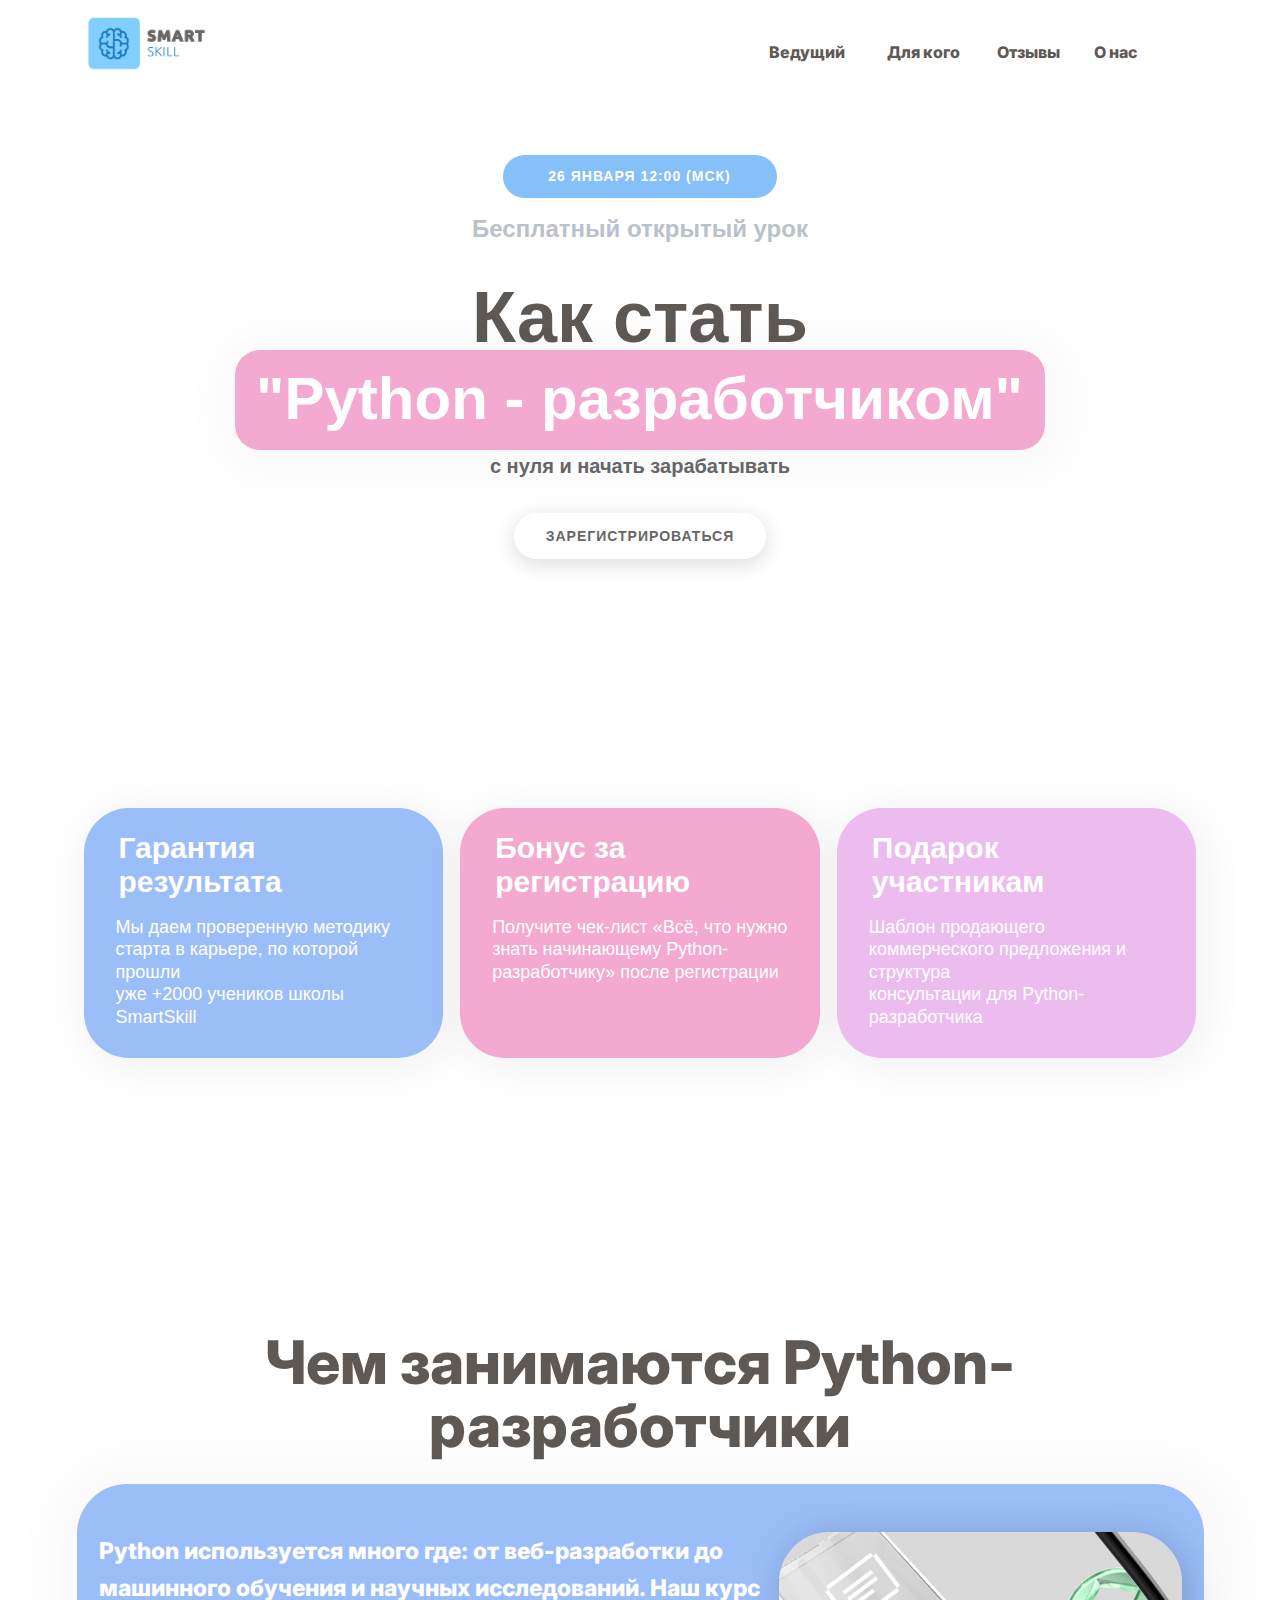
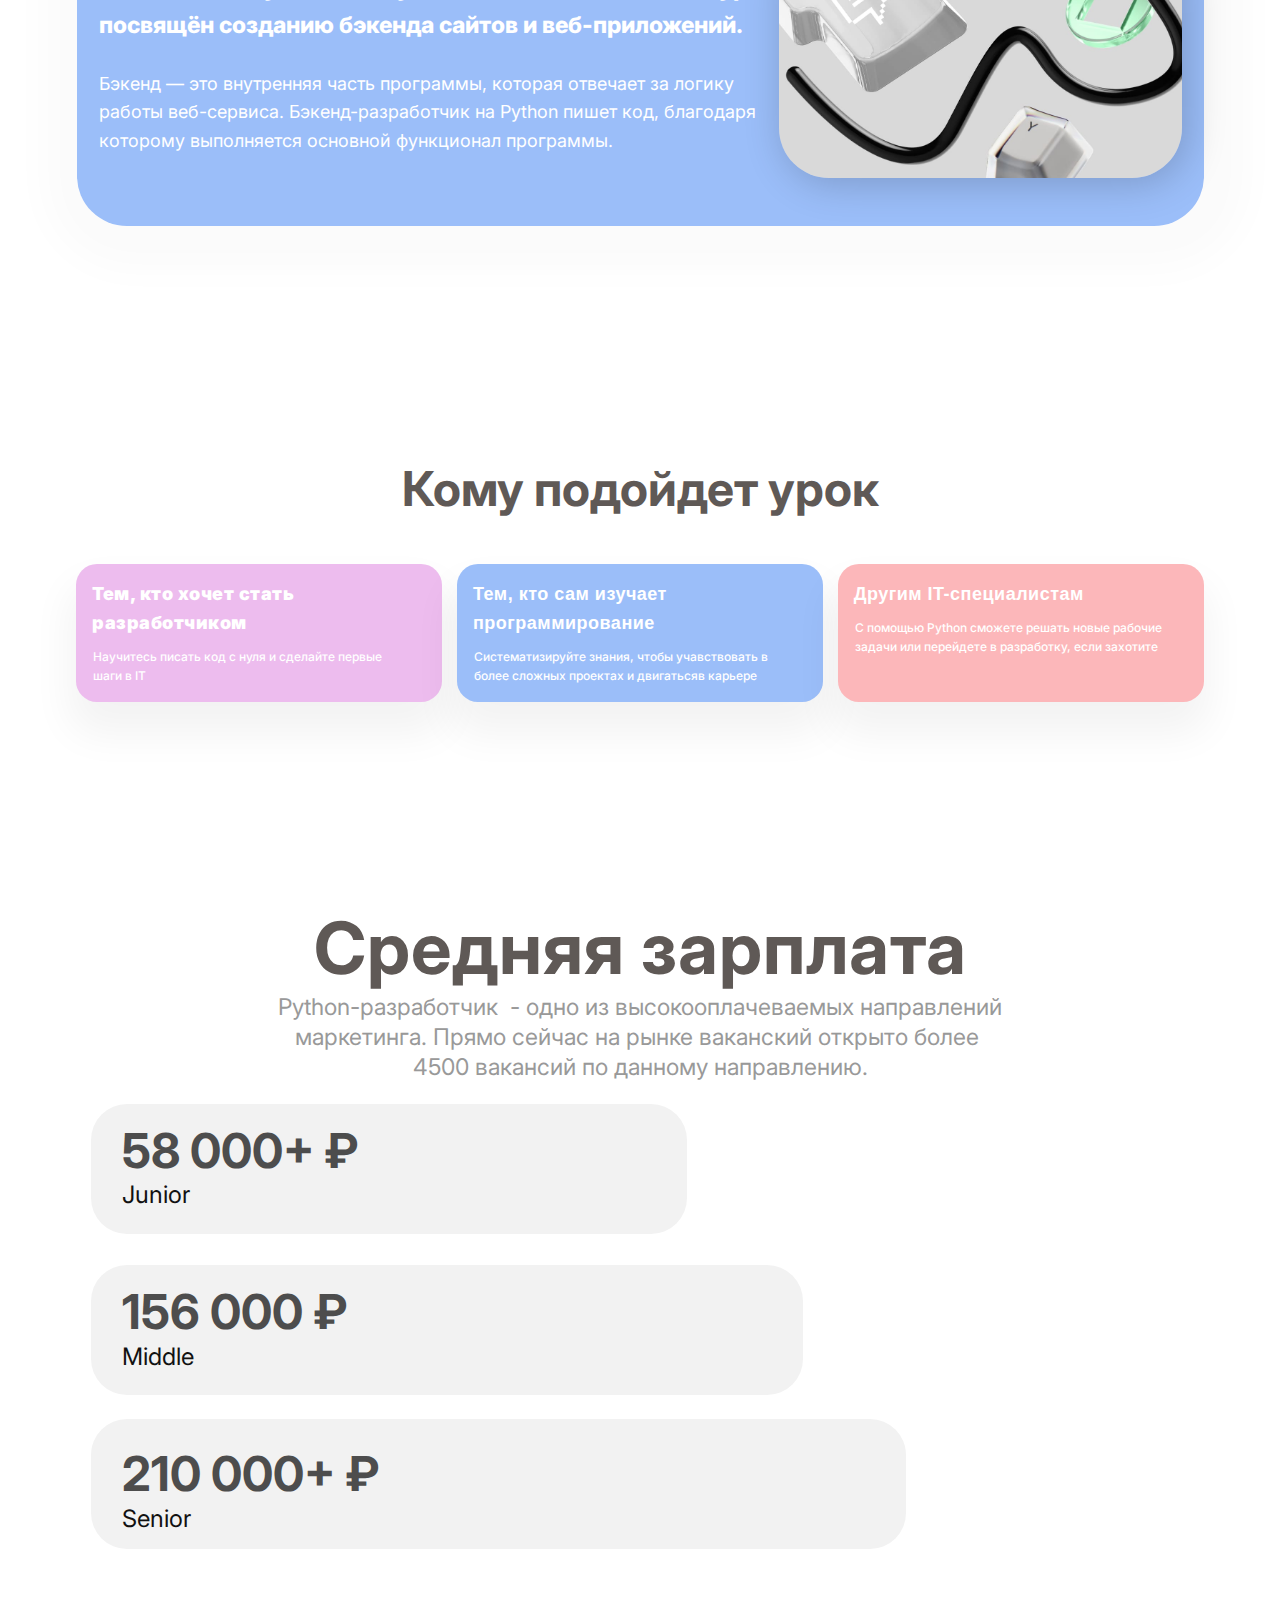
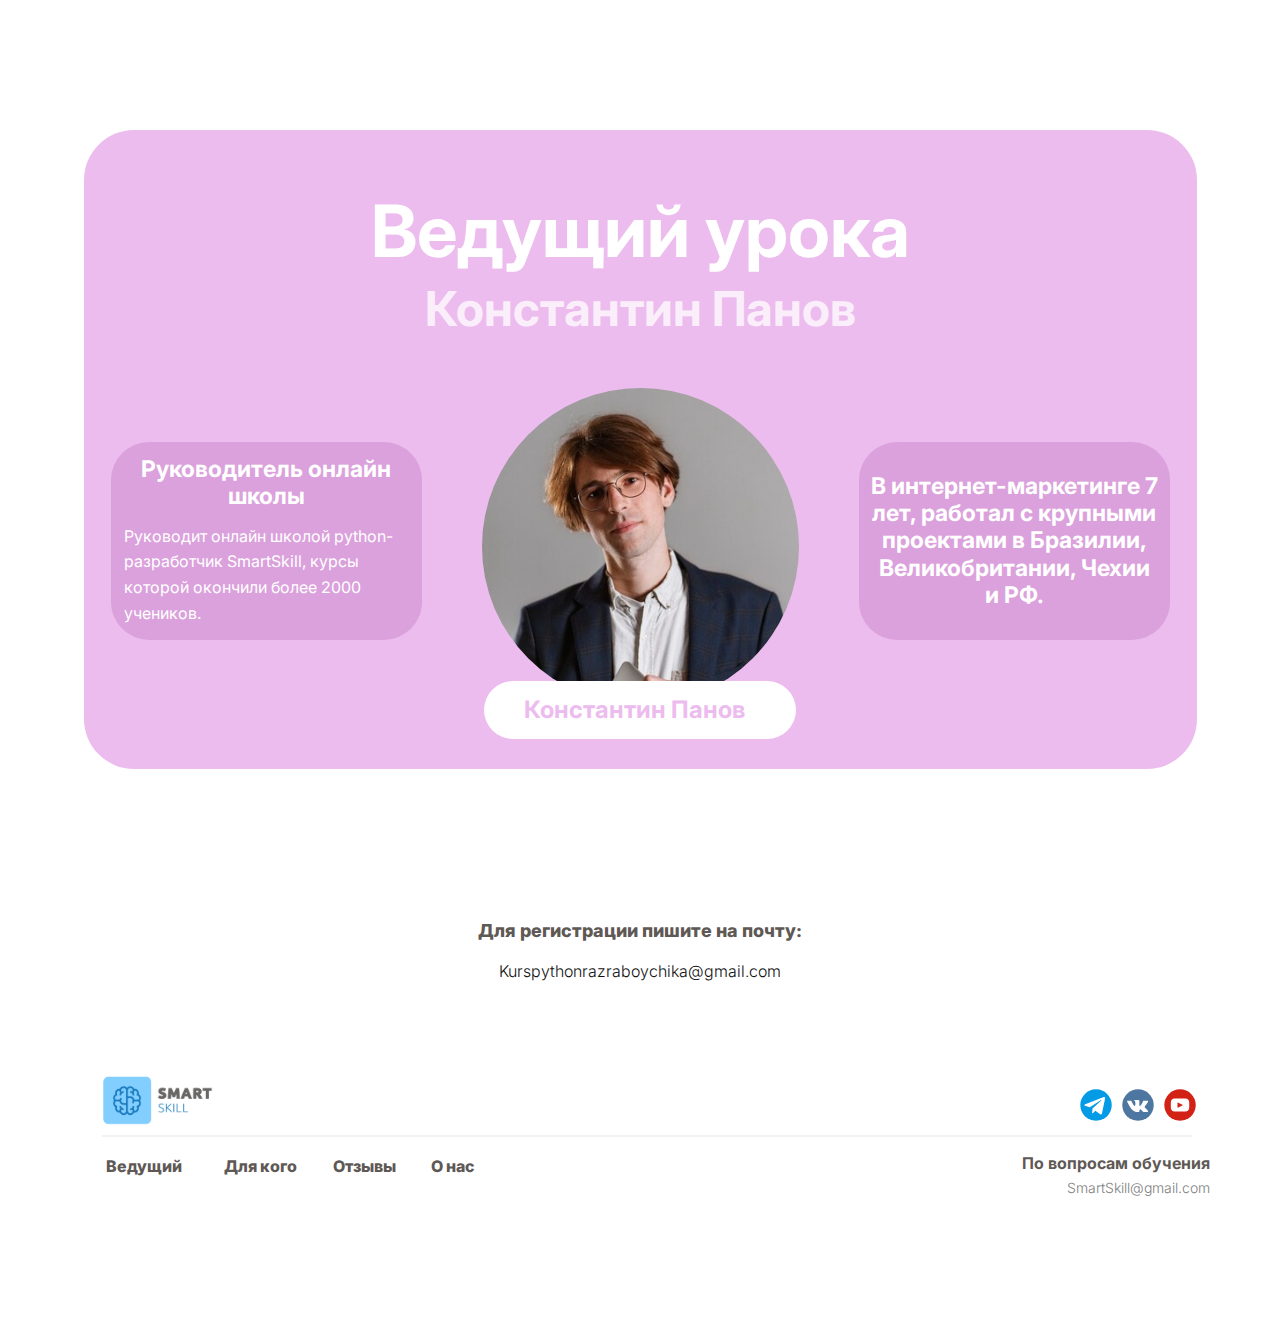
<file: index.html>
<!DOCTYPE html>
<html style="font-size: 16px;" lang="ru"><head>
    <meta name="viewport" content="width=device-width, initial-scale=1.0">
    <meta charset="utf-8">
    <meta name="keywords" content="Online School, ​Start learning from
the world’s best institutions, ​Pathways for your advancement, ​For every student,
every classroom.
Real results, ​Free Online Courses, Contact Us">
    <meta name="description" content="">
    <title>Главная</title>
    <link rel="stylesheet" href="nicepage.css" media="screen">
<link rel="stylesheet" href="Главная.css" media="screen">
    <script class="u-script" type="text/javascript" src="jquery.js" defer=""></script>
    <script class="u-script" type="text/javascript" src="nicepage.js" defer=""></script>
    <meta name="generator" content="Nicepage 6.2.1, nicepage.com">
    <link rel="icon" href="images/favicon1.png">
    <link id="u-theme-google-font" rel="stylesheet" href="https://fonts.googleapis.com/css?family=Montserrat:100,100i,200,200i,300,300i,400,400i,500,500i,600,600i,700,700i,800,800i,900,900i|Open+Sans:300,300i,400,400i,500,500i,600,600i,700,700i,800,800i">
    <link id="u-page-google-font" rel="stylesheet" href="https://fonts.googleapis.com/css?family=Inter:100,200,300,400,500,600,700,800,900">
    
    
    
    
    
    
    
    
    
    <script type="application/ld+json">{
		"@context": "http://schema.org",
		"@type": "Organization",
		"name": "SmartSkill",
		"logo": "images/2.png",
		"sameAs": [
				"https://t.me/umschool_official",
				"https://vk.com/umsch",
				"https://www.youtube.com/channel/UCggA5GaSPVyjsqomtwR5ufw"
		]
}</script>
    <meta name="theme-color" content="#e13690">
    <meta property="og:title" content="Главная">
    <meta property="og:description" content="">
    <meta property="og:type" content="website">
  <meta data-intl-tel-input-cdn-path="intlTelInput/"></head>
  <body data-home-page="Главная.html" data-home-page-title="Главная" data-path-to-root="./" data-include-products="false" class="u-body u-xl-mode" data-lang="ru"><header class="u-clearfix u-header u-sticky u-sticky-007f u-white u-header" id="sec-9b54" data-animation-name="" data-animation-duration="0" data-animation-delay="0" data-animation-direction=""><div class="u-clearfix u-sheet u-sheet-1">
        <a href="https://nicepage.com" class="u-image u-logo u-image-1" data-image-width="753" data-image-height="347">
          <img src="images/2.png" class="u-logo-image u-logo-image-1">
        </a>
        <div class="u-clearfix u-group-elements u-group-elements-1">
          <div class="u-clearfix u-group-elements u-group-elements-2">
            <p class="u-custom-font u-text u-text-custom-color-2 u-text-default u-text-1">
              <a class="u-border-none u-btn u-button-link u-button-style u-none u-text-custom-color-2 u-text-hover-custom-color-7 u-btn-1" href="Главная.html#sec-c81a">Ведущий<span style="font-weight: 700;">
                  <span style="font-weight: 400;">
                    <span style="font-weight: 700;"></span>
                  </span>
                </span>
              </a>
            </p>
            <p class="u-custom-font u-text u-text-custom-color-2 u-text-default u-text-2">
              <a class="u-active-none u-border-none u-btn u-button-link u-button-style u-hover-none u-none u-text-custom-color-2 u-text-hover-custom-color-7 u-btn-2" href="Главная.html#carousel_f1e0">Для кого</a>
            </p>
          </div>
          <a href="Отзывы.html" class="u-border-none u-btn u-button-style u-custom-font u-none u-text-custom-color-2 u-text-hover-custom-color-7 u-btn-3">Отзывы</a>
          <a href="О-нас.html" class="u-border-none u-btn u-button-style u-custom-font u-none u-text-custom-color-2 u-text-hover-custom-color-7 u-btn-4">О нас<br>
          </a>
        </div>
      </div></header>
    <section class="u-align-center u-clearfix u-white u-section-1" id="sec-712d">
      
      <div class="u-clearfix u-sheet u-sheet-1">
        <a href="https://nicepage.com/html5-template" class="u-border-none u-btn u-btn-round u-button-style u-custom-color-7 u-custom-font u-font-arial u-hover-custom-color-7 u-radius u-btn-1"> 26 января 12:00 (МСК​) </a>
        <p class="u-custom-font u-font-arial u-text u-text-palette-5-base u-text-1">Бесплатный открытый урок</p>
        <p class="u-custom-font u-font-arial u-text u-text-custom-color-2 u-text-2">Как стать</p>
        <a href="https://nicepage.com/website-design" class="u-border-none u-btn u-btn-round u-button-style u-custom-font u-hover-palette-1-light-2 u-palette-1-light-2 u-radius u-text-hover-white u-text-white u-btn-2">"Python - разработчиком"</a>
        <p class="u-custom-font u-font-arial u-text u-text-grey-60 u-text-3">с нуля и начать зарабатывать</p>
        <a href="Главная.html#sec-e637" class="u-border-2 u-border-hover-custom-color-7 u-border-white u-btn u-btn-round u-button-style u-custom-font u-font-arial u-hover-custom-color-7 u-none u-radius u-text-grey-60 u-text-hover-white u-btn-3">Зарегистрироваться</a>
      </div>
    </section>
    <section class="u-clearfix u-section-2" id="sec-a8a5">
      <div class="u-clearfix u-sheet u-valign-middle-xs u-sheet-1">
        <div class="u-expanded-width-sm u-expanded-width-xs u-list u-list-1">
          <div class="u-repeater u-repeater-1">
            <div class="u-container-style u-custom-item u-list-item u-palette-3-light-2 u-radius u-repeater-item u-shape-round u-list-item-1" data-animation-name="" data-animation-duration="0" data-animation-delay="0" data-animation-direction="">
              <div class="u-container-layout u-similar-container u-container-layout-1">
                <div class="u-clearfix u-group-elements u-group-elements-1">
                  <p class="u-custom-font u-custom-item u-font-arial u-text u-text-body-alt-color u-text-1">Гарантия результата</p>
                  <p class="u-align-left u-custom-font u-font-arial u-text u-text-body-alt-color u-text-2"> Мы даем проверенную методику <br>старта в карьере, по которой прошли <br>уже +2000 учеников школы SmartSkill
                  </p>
                </div>
              </div>
            </div>
            <div class="u-container-style u-custom-item u-list-item u-palette-1-light-2 u-radius u-repeater-item u-shape-round u-list-item-2" data-animation-name="" data-animation-duration="0" data-animation-delay="0" data-animation-direction="">
              <div class="u-container-layout u-similar-container u-container-layout-2">
                <div class="u-clearfix u-group-elements u-group-elements-2">
                  <p class="u-custom-font u-custom-item u-font-arial u-text u-text-white u-text-3">Бонус за регистрацию</p>
                  <p class="u-align-left u-custom-font u-font-arial u-text u-text-body-alt-color u-text-4"> Получите чек-лист «Всё, что нужно <br>знать начинающему Python-<br>разработчику» после регистрации
                  </p>
                </div>
              </div>
            </div>
            <div class="u-container-style u-custom-item u-list-item u-palette-4-light-2 u-radius u-repeater-item u-shape-round u-list-item-3" data-animation-name="" data-animation-duration="0" data-animation-delay="0" data-animation-direction="">
              <div class="u-container-layout u-similar-container u-container-layout-3">
                <div class="u-clearfix u-group-elements u-group-elements-3">
                  <p class="u-custom-font u-custom-item u-font-arial u-text u-text-body-alt-color u-text-5">Подарок участникам</p>
                  <p class="u-align-left u-custom-font u-font-arial u-text u-text-body-alt-color u-text-6"> Шаблон продающего коммерческого предложения и структура <br>консультации для ​​​Python-<br>разработчика
                  </p>
                </div>
              </div>
            </div>
          </div>
        </div>
      </div>
    </section>
    <section class="u-align-center u-clearfix u-section-3" id="sec-ab68">
      <div class="u-align-left u-clearfix u-sheet u-valign-middle-sm u-sheet-1">
        <p class="u-align-center u-custom-font u-text u-text-custom-color-2 u-text-1">Чем занимаются Python-разработчики</p>
        <div class="u-container-style u-expanded-width-lg u-expanded-width-md u-expanded-width-sm u-expanded-width-xs u-group u-palette-3-light-2 u-radius u-shape-round u-group-1">
          <div class="u-container-layout u-container-layout-1">
            <img class="u-image u-image-round u-radius u-image-1" src="images/imageText_whatDoing.jpg" alt="" data-image-width="1280" data-image-height="688">
            <p class="u-custom-font u-text u-text-body-alt-color u-text-2">Python используется много где: от веб-разработки до машинного обучения и научных исследований. Наш курс посвящён созданию бэкенда сайтов и веб-приложений.</p>
            <p class="u-custom-font u-text u-text-body-alt-color u-text-3">Бэкенд — это внутренняя часть программы, которая отвечает за логику работы веб-сервиса. Бэкенд-разработчик на Python пишет код, благодаря которому выполняется основной функционал программы.</p>
          </div>
        </div>
      </div>
    </section>
    <section class="u-align-center u-clearfix u-white u-section-4" id="carousel_f1e0">
      <div class="u-clearfix u-sheet u-sheet-1">
        <h2 class="u-align-center u-custom-font u-text u-text-custom-color-2 u-text-1"> Кому подойдет урок</h2>
        <div class="custom-expanded u-list u-list-1">
          <div class="u-repeater u-repeater-1">
            <div class="u-container-style u-list-item u-repeater-item u-shape-rectangle">
              <div class="u-container-layout u-similar-container u-container-layout-1">
                <div class="custom-expanded u-container-style u-custom-item u-group u-palette-4-light-2 u-radius u-shape-round u-group-1">
                  <div class="u-container-layout u-container-layout-2">
                    <p class="u-align-left u-custom-font u-text u-text-white u-text-2">Тем, кто хочет стать разработчиком</p>
                    <p class="u-align-left u-custom-font u-text u-text-white u-text-3">Научитесь писать код с нуля и сделайте первые шаги в IT</p>
                  </div>
                </div>
              </div>
            </div>
            <div class="u-container-style u-list-item u-repeater-item u-shape-rectangle">
              <div class="u-container-layout u-similar-container u-container-layout-3">
                <div class="custom-expanded u-container-style u-custom-item u-group u-palette-3-light-2 u-radius u-shape-round u-group-2">
                  <div class="u-container-layout u-container-layout-4">
                    <p class="u-align-left u-custom-font u-font-arial u-text u-text-white u-text-4">Тем, кто сам изучает программирование</p>
                    <p class="u-align-left u-custom-font u-text u-text-white u-text-5">Систематизируйте знания, чтобы учавствовать в более сложных проектах и двигатьсяв карьере</p>
                  </div>
                </div>
              </div>
            </div>
            <div class="u-container-style u-list-item u-repeater-item u-shape-rectangle">
              <div class="u-container-layout u-similar-container u-container-layout-5">
                <div class="custom-expanded u-container-style u-custom-item u-group u-palette-2-light-2 u-radius u-shape-round u-group-3">
                  <div class="u-container-layout u-container-layout-6">
                    <p class="u-align-left u-custom-font u-font-arial u-text u-text-white u-text-6">Другим IT-специалистам</p>
                    <p class="u-align-left u-custom-font u-text u-text-white u-text-7">С помощью Python сможете решать новые рабочие задачи или перейдете в разработку, если захотите</p>
                  </div>
                </div>
              </div>
            </div>
          </div>
        </div>
      </div>
    </section>
    <section class="u-clearfix u-section-5" id="sec-facb">
      <div class="u-clearfix u-sheet u-sheet-1">
        <p class="u-align-center u-custom-font u-text u-text-custom-color-2 u-text-1">Средняя зарплата</p>
        <p class="u-align-center u-custom-font u-text u-text-grey-40 u-text-2">Python-разработчик&nbsp;<span style="font-weight: 300;"></span> - одно из высокооплачеваемых направлений 
маркетинга. Прямо сейчас на рынке ваканский открыто более ​4500&nbsp;вакансий по данному направлению.
        </p>
        <div class="u-clearfix u-group-elements u-group-elements-1">
          <div class="u-clearfix u-expanded-width-sm u-expanded-width-xs u-group-elements u-group-elements-2">
            <div class="u-grey-5 u-radius u-shape u-shape-round u-shape-1"></div>
            <div class="u-grey-5 u-radius u-shape u-shape-round u-shape-2"></div>
            <div class="custom-expanded u-expanded-width-lg u-expanded-width-sm u-expanded-width-xl u-grey-5 u-radius u-shape u-shape-round u-shape-3"></div>
          </div>
          <p class="u-custom-font u-text u-text-grey-70 u-text-3">58 000+ ₽</p>
          <p class="u-custom-font u-text u-text-default-lg u-text-default-xl u-text-4"> Ju​​nior</p>
          <p class="u-custom-font u-text u-text-default u-text-grey-70 u-text-5"> 156 000 ₽</p>
          <p class="u-custom-font u-text u-text-default u-text-6">Middle</p>
          <p class="u-custom-font u-text u-text-default u-text-grey-70 u-text-7">210 000<span style="font-weight: 700;"></span>+ ₽
          </p>
          <p class="u-custom-font u-text u-text-default u-text-8">Senior</p>
        </div>
      </div>
    </section>
    <section class="u-clearfix u-section-6" id="sec-c81a">
      <div class="u-clearfix u-sheet u-valign-middle-md u-valign-middle-sm u-sheet-1">
        <div class="u-container-style u-expanded-width-md u-expanded-width-sm u-expanded-width-xs u-group u-palette-4-light-2 u-radius u-shape-round u-group-1">
          <div class="u-container-layout u-valign-bottom-lg u-valign-bottom-md u-container-layout-1">
            <p class="u-custom-font u-text u-text-body-alt-color u-text-default u-text-1">Ведущий урока</p>
            <p class="u-custom-font u-text u-text-default u-text-palette-4-light-3 u-text-2">Константин Панов </p>
            <div class="u-image u-image-circle u-image-1" alt="" data-image-width="360" data-image-height="540"></div>
            <div class="u-container-style u-group u-radius u-shape-round u-white u-group-2">
              <div class="u-container-layout u-valign-middle-lg u-valign-middle-md u-valign-middle-xl u-container-layout-2">
                <p class="u-custom-font u-text u-text-palette-4-light-2 u-text-3">Константин Па​нов </p>
              </div>
            </div>
            <div class="u-container-style u-custom-color-10 u-group u-opacity u-opacity-85 u-radius u-shape-round u-group-3">
              <div class="u-container-layout u-valign-middle-lg u-valign-middle-md u-valign-middle-sm u-valign-middle-xl u-container-layout-3">
                <p class="u-align-center u-custom-font u-text u-text-4">Руководитель онлайн школы</p>
                <p class="u-custom-font u-text u-text-5">Руководит онлайн школой python-разработчик SmartSkill, курсы которой окончили более 2000 учеников.</p>
              </div>
            </div>
            <div class="u-container-style u-custom-color-10 u-group u-opacity u-opacity-85 u-radius u-shape-round u-group-4">
              <div class="u-container-layout u-valign-middle-lg u-valign-middle-md u-valign-middle-xl u-valign-middle-xs u-container-layout-4">
                <p class="u-align-center u-custom-font u-text u-text-6"> В интернет-маркетинге 7 лет, работал с крупными проекта​ми в Бразилии, Великобритании, Чехии и РФ.</p>
              </div>
            </div>
          </div>
        </div>
      </div>
    </section>
    <section class="u-clearfix u-section-7" id="sec-e637">
      <div class="u-clearfix u-sheet u-sheet-1">
        <p class="u-custom-font u-text u-text-custom-color-2 u-text-default u-text-1">Для регистрации пишите на почту:</p>
        <p class="u-custom-font u-text u-text-default u-text-2">Kurspythonrazraboychika@gmail.com</p>
      </div>
    </section>
    
    
    
    <footer class="u-clearfix u-footer u-white" id="sec-f416"><div class="u-clearfix u-sheet u-sheet-1">
        <a href="https://nicepage.com" class="u-image u-logo u-image-1" data-image-width="753" data-image-height="347">
          <img src="images/2.png" class="u-logo-image u-logo-image-1">
        </a>
        <div class="u-social-icons u-spacing-10 u-social-icons-1">
          <a class="u-social-url" target="_blank" data-type="Telegram" title="Telegram" href="https://t.me/umschool_official"><span class="u-icon u-social-icon u-social-telegram u-icon-1"><svg class="u-svg-link" preserveAspectRatio="xMidYMin slice" viewBox="0 0 112 112" style=""><use xmlns:xlink="http://www.w3.org/1999/xlink" xlink:href="#svg-8627"></use></svg><svg class="u-svg-content" viewBox="0 0 112 112" x="0" y="0" id="svg-8627"><circle fill="currentColor" cx="56.1" cy="56.1" r="55"></circle><path fill="#FFFFFF" d="M18.4,53.2l64.7-24.9c3-1.1,5.6,0.7,4.7,5.3l0,0l-11,51.8c-0.8,3.7-3,4.6-6.1,2.8L53.9,75.8l-8.1,7.8
	c-0.9,0.9-1.7,1.6-3.4,1.6l1.2-17l31.1-28c1.4-1.2-0.3-1.9-2.1-0.7L34.2,63.7l-16.6-5.2C14,57.4,14,54.9,18.4,53.2L18.4,53.2z"></path></svg></span>
          </a>
          <a class="u-social-url" target="_blank" data-type="VK" title="VK" href="https://vk.com/umsch"><span class="u-icon u-social-icon u-social-vk u-icon-2"><svg class="u-svg-link" preserveAspectRatio="xMidYMin slice" viewBox="0 0 112 112" style=""><use xmlns:xlink="http://www.w3.org/1999/xlink" xlink:href="#svg-7c29"></use></svg><svg class="u-svg-content" viewBox="0 0 112 112" x="0" y="0" id="svg-7c29"><circle fill="currentColor" class="st0" cx="56.1" cy="56.1" r="55"></circle><path fill="#FFFFFF" d="M88.2,80.7l-9.8,0.1c0,0-2.1,0.4-4.9-1.5c-3.7-2.5-7.2-9.1-9.9-8.2C60.9,72,61,77.9,61,77.9s0,1.3-0.6,1.9
      c-0.7,0.7-2,0.9-2,0.9H54c0,0-9.7,0.6-18.3-8.3c-9.3-9.7-17.6-29-17.6-29s-0.5-1.3,0-1.9c0.6-0.7,2.2-0.7,2.2-0.7l10.5-0.1
      c0,0,1,0.2,1.7,0.7c0.6,0.4,0.9,1.2,0.9,1.2s1.7,4.3,4,8.2c4.4,7.6,6.4,9.3,7.9,8.4c2.2-1.2,1.5-10.7,1.5-10.7s0-3.5-1.1-5
      c-0.9-1.2-2.5-1.5-3.3-1.6c-0.6-0.1,0.4-1.5,1.6-2.1c1.9-0.9,5.2-1,9.2-0.9c3.1,0,4,0.2,5.2,0.5c3.6,0.9,2.4,4.3,2.4,12.4
      c0,2.6-0.5,6.3,1.4,7.5c0.8,0.5,2.8,0.1,7.7-8.3c2.3-4,4.1-8.6,4.1-8.6s0.4-0.8,1-1.2s1.4-0.3,1.4-0.3l11.1-0.1c0,0,3.3-0.4,3.9,1.1
      c0.6,1.6-1.2,5.3-5.8,11.3c-7.4,9.9-8.3,9-2.1,14.7c5.9,5.5,7.1,8.1,7.3,8.5C93.4,80.4,88.2,80.7,88.2,80.7z"></path></svg></span>
          </a>
          <a class="u-social-url" target="_blank" data-type="YouTube" title="YouTube" href="https://www.youtube.com/channel/UCggA5GaSPVyjsqomtwR5ufw"><span class="u-icon u-social-icon u-social-youtube u-icon-3"><svg class="u-svg-link" preserveAspectRatio="xMidYMin slice" viewBox="0 0 112 112" style=""><use xmlns:xlink="http://www.w3.org/1999/xlink" xlink:href="#svg-97e9"></use></svg><svg class="u-svg-content" viewBox="0 0 112 112" x="0" y="0" id="svg-97e9"><circle fill="currentColor" cx="56.1" cy="56.1" r="55"></circle><path fill="#FFFFFF" d="M74.9,33.3H37.3c-7.4,0-13.4,6-13.4,13.4v18.8c0,7.4,6,13.4,13.4,13.4h37.6c7.4,0,13.4-6,13.4-13.4V46.7 C88.3,39.3,82.3,33.3,74.9,33.3L74.9,33.3z M65.9,57l-17.6,8.4c-0.5,0.2-1-0.1-1-0.6V47.5c0-0.5,0.6-0.9,1-0.6l17.6,8.9 C66.4,56,66.4,56.8,65.9,57L65.9,57z"></path></svg></span>
          </a>
        </div>
        <div class="u-border-2 u-border-grey-5 u-line u-line-horizontal u-line-1"></div>
        <p class="u-custom-font u-text u-text-custom-color-2 u-text-default u-text-1">По вопросам​ обучения</p>
        <div class="u-clearfix u-group-elements u-group-elements-1">
          <div class="u-clearfix u-expanded-width-xs u-group-elements u-group-elements-2">
            <p class="u-custom-font u-text u-text-custom-color-2 u-text-default u-text-2">
              <a class="u-border-none u-btn u-button-link u-button-style u-none u-text-custom-color-2 u-text-hover-custom-color-7 u-btn-1" href="Главная.html#sec-c81a">Ведущий<span style="font-weight: 700;">
                  <span style="font-weight: 400;">
                    <span style="font-weight: 700;"></span>
                  </span>
                </span>
              </a>
            </p>
            <p class="u-custom-font u-text u-text-custom-color-2 u-text-default u-text-3">
              <a class="u-active-none u-border-none u-btn u-button-link u-button-style u-hover-none u-none u-text-custom-color-2 u-text-hover-custom-color-7 u-btn-2" href="Главная.html#carousel_f1e0">Для кого</a>
            </p>
          </div>
          <a href="Отзывы.html" class="u-border-none u-btn u-button-style u-custom-font u-none u-text-custom-color-2 u-text-hover-custom-color-7 u-btn-3">Отзывы</a>
          <a href="О-нас.html" class="u-border-none u-btn u-button-style u-custom-font u-none u-text-custom-color-2 u-text-hover-custom-color-7 u-btn-4">О нас<br>
          </a>
        </div>
        <p class="u-custom-font u-text u-text-default u-text-grey-50 u-text-4">SmartSkill@gmail.com</p>
      </div></footer>
  
</body></html>
</file>
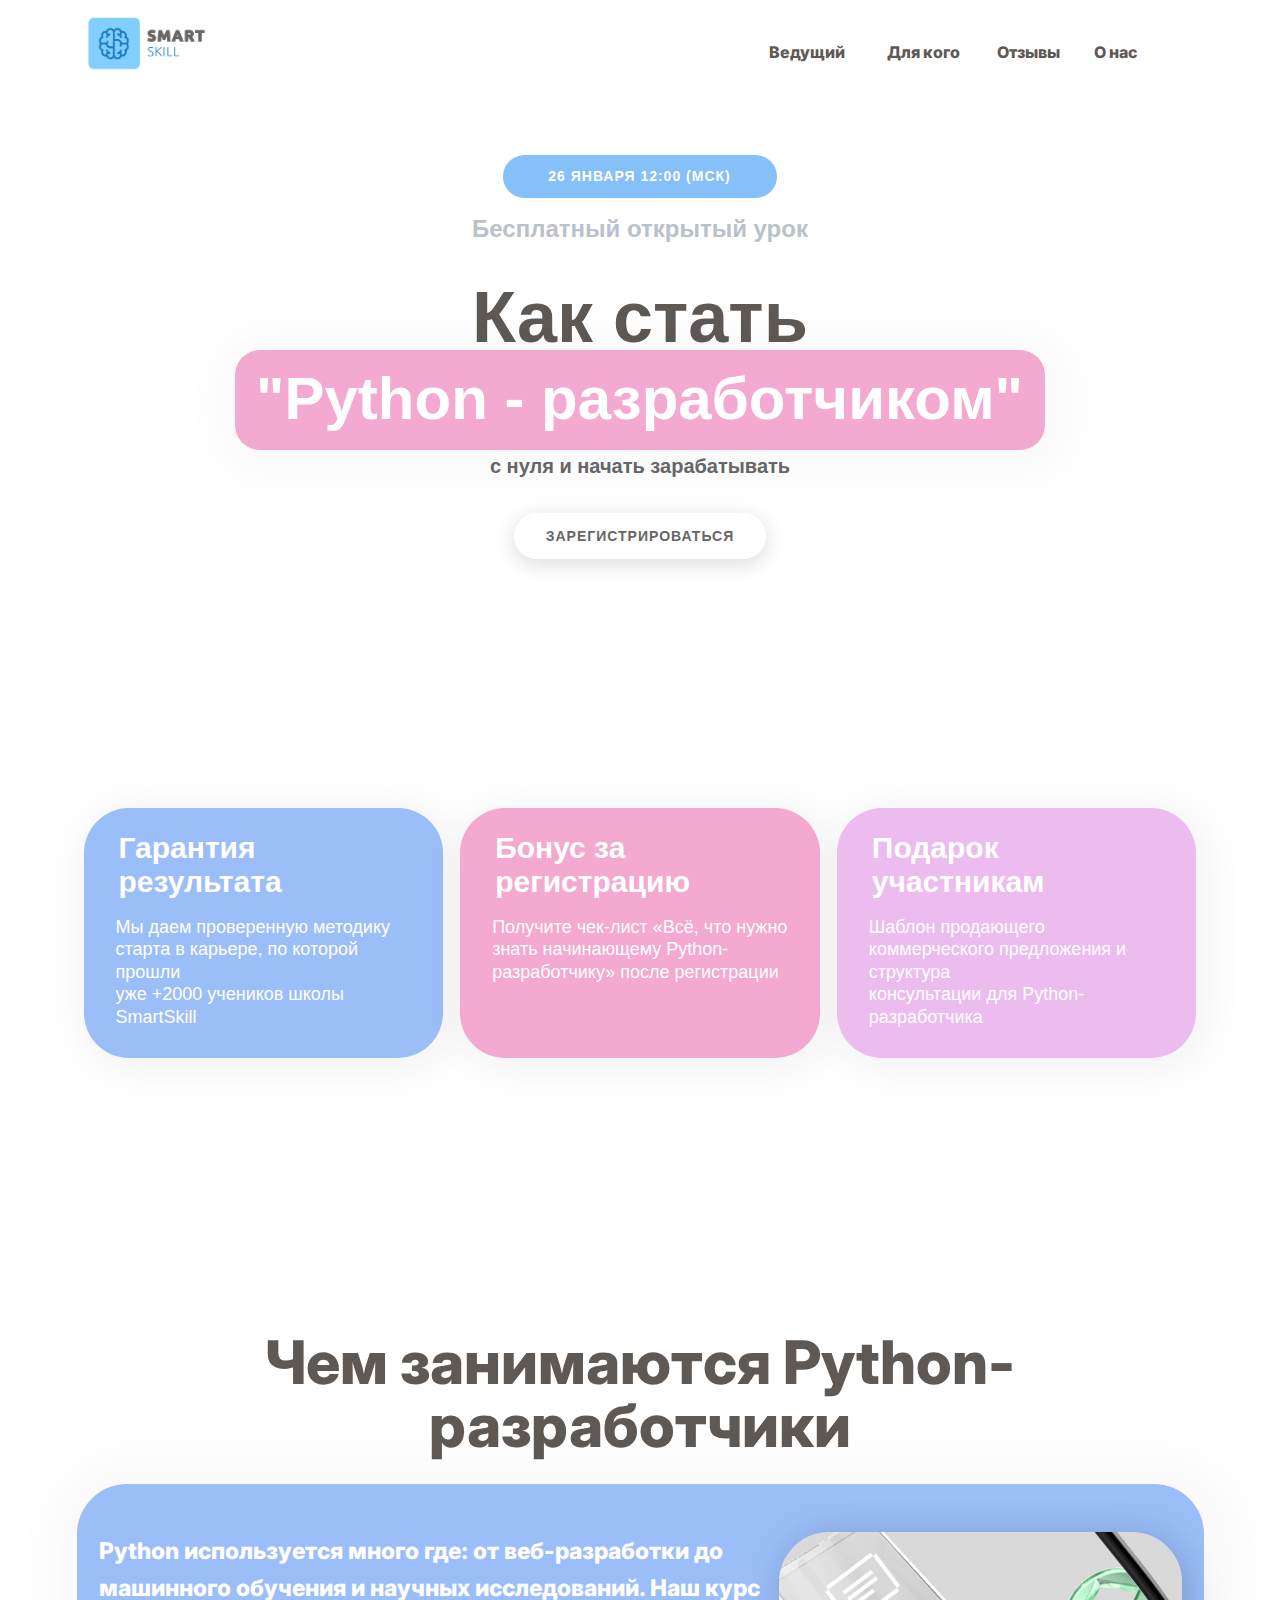
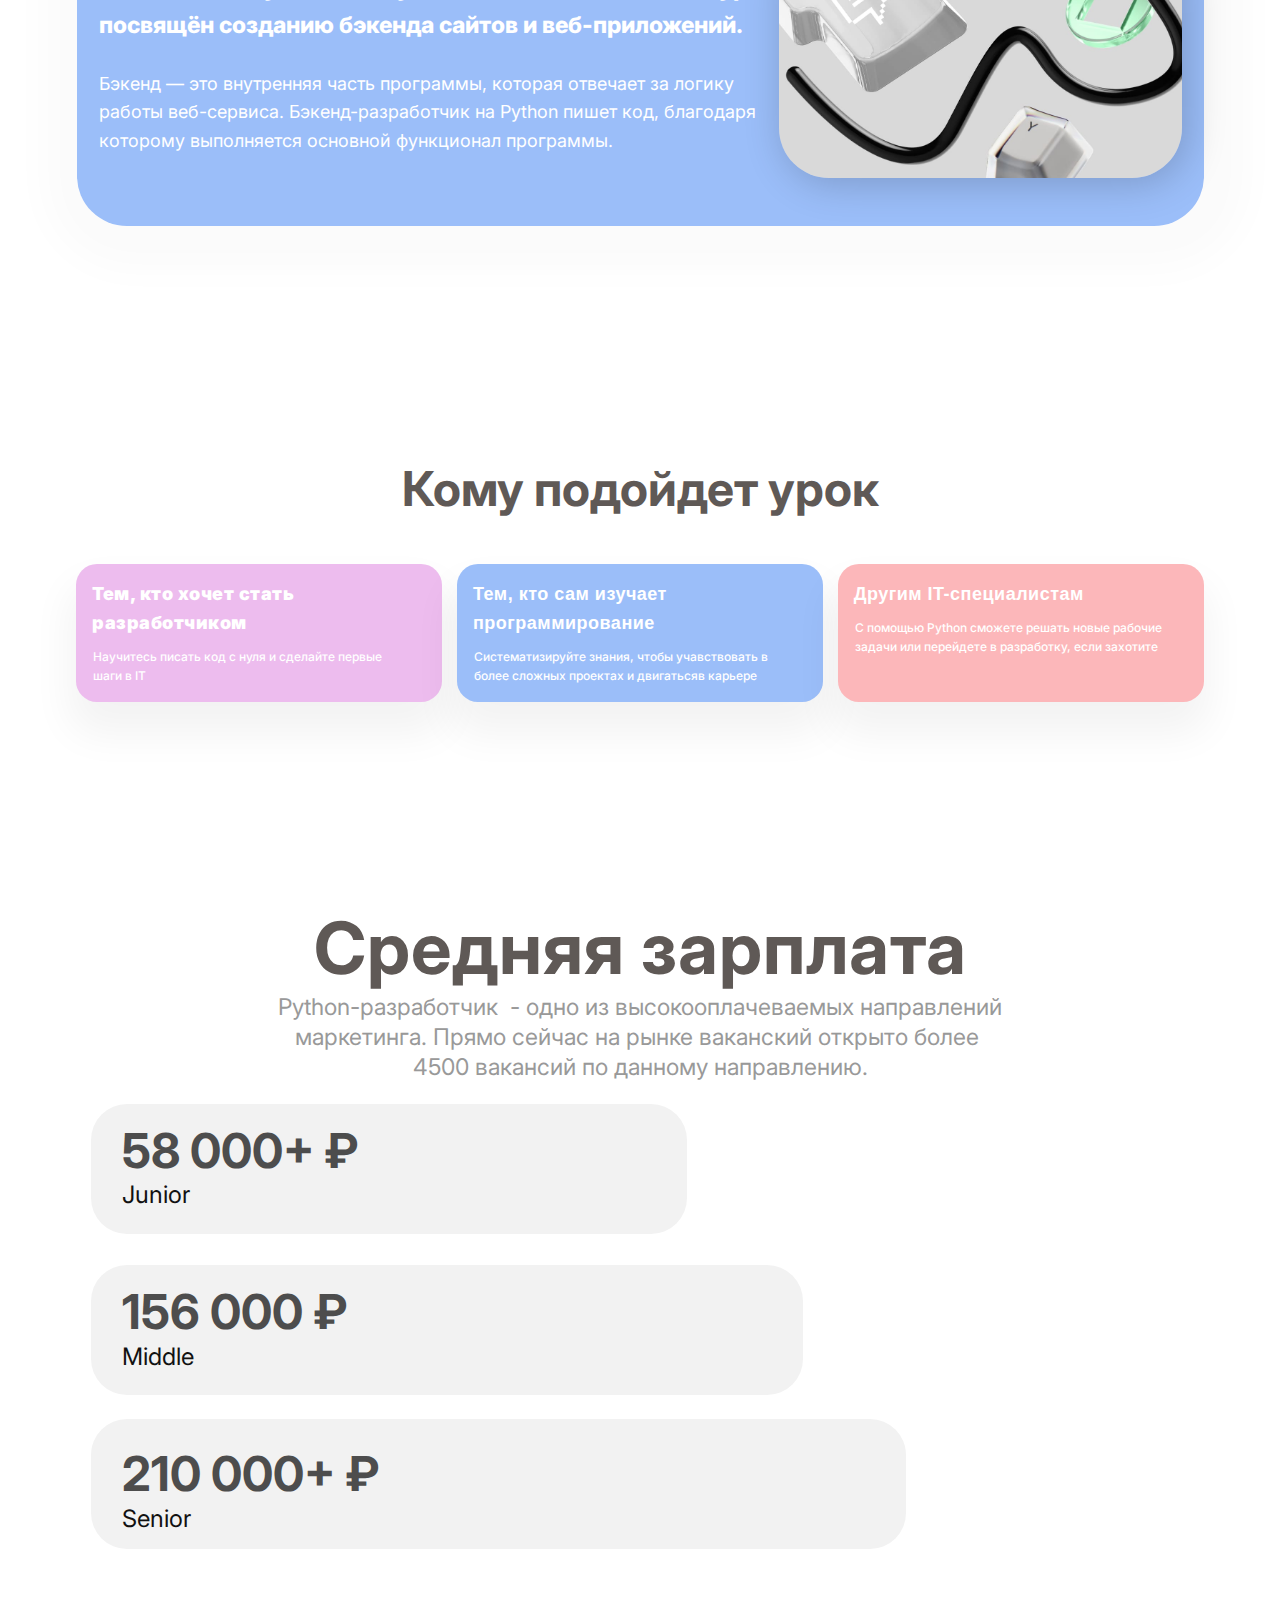
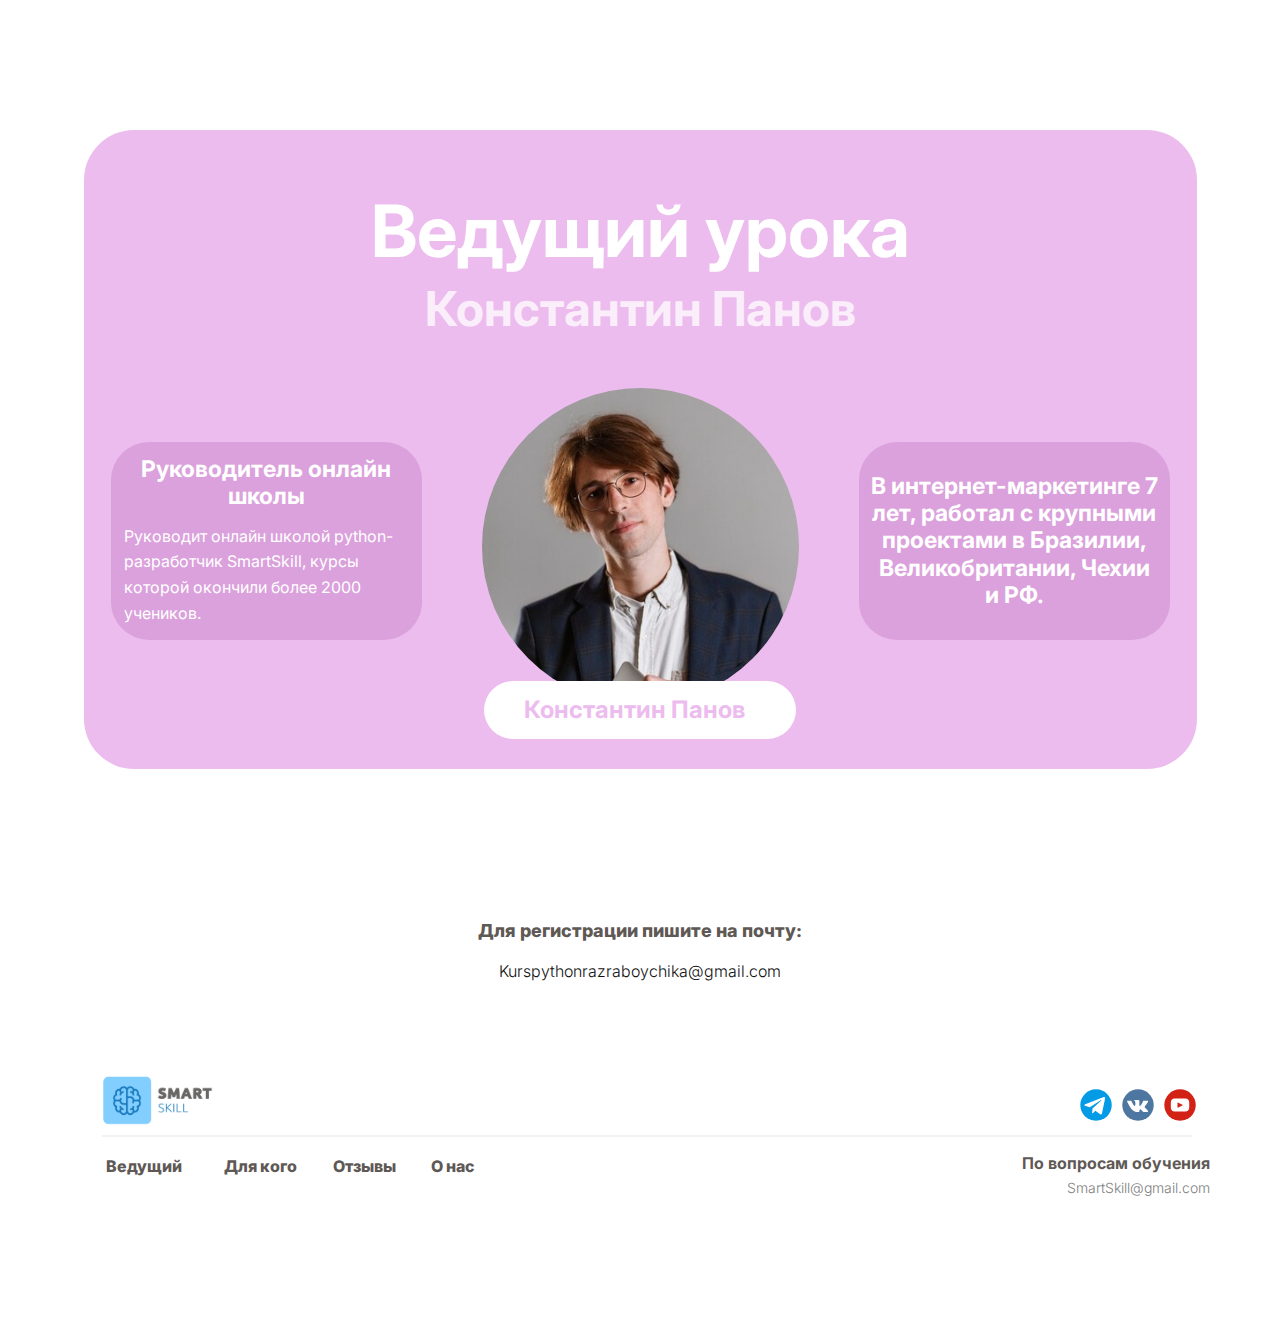
<file: Главная.html>
<!DOCTYPE html>
<html style="font-size: 16px;" lang="ru"><head>
    <meta name="viewport" content="width=device-width, initial-scale=1.0">
    <meta charset="utf-8">
    <meta name="keywords" content="Online School, ​Start learning from
the world’s best institutions, ​Pathways for your advancement, ​For every student,
every classroom.
Real results, ​Free Online Courses, Contact Us">
    <meta name="description" content="">
    <title>Главная</title>
    <link rel="stylesheet" href="nicepage.css" media="screen">
<link rel="stylesheet" href="Главная.css" media="screen">
    <script class="u-script" type="text/javascript" src="jquery.js" defer=""></script>
    <script class="u-script" type="text/javascript" src="nicepage.js" defer=""></script>
    <meta name="generator" content="Nicepage 6.2.1, nicepage.com">
    <link rel="icon" href="images/favicon1.png">
    <link id="u-theme-google-font" rel="stylesheet" href="https://fonts.googleapis.com/css?family=Montserrat:100,100i,200,200i,300,300i,400,400i,500,500i,600,600i,700,700i,800,800i,900,900i|Open+Sans:300,300i,400,400i,500,500i,600,600i,700,700i,800,800i">
    <link id="u-page-google-font" rel="stylesheet" href="https://fonts.googleapis.com/css?family=Inter:100,200,300,400,500,600,700,800,900">
    
    
    
    
    
    
    
    
    
    <script type="application/ld+json">{
		"@context": "http://schema.org",
		"@type": "Organization",
		"name": "SmartSkill",
		"logo": "images/2.png",
		"sameAs": [
				"https://t.me/umschool_official",
				"https://vk.com/umsch",
				"https://www.youtube.com/channel/UCggA5GaSPVyjsqomtwR5ufw"
		]
}</script>
    <meta name="theme-color" content="#e13690">
    <meta property="og:title" content="Главная">
    <meta property="og:description" content="">
    <meta property="og:type" content="website">
  <meta data-intl-tel-input-cdn-path="intlTelInput/"></head>
  <body data-path-to-root="./" data-include-products="false" class="u-body u-xl-mode" data-lang="ru"><header class="u-clearfix u-header u-sticky u-sticky-007f u-white u-header" id="sec-9b54" data-animation-name="" data-animation-duration="0" data-animation-delay="0" data-animation-direction=""><div class="u-clearfix u-sheet u-sheet-1">
        <a href="" class="u-image u-logo u-image-1" data-image-width="753" data-image-height="347">
          <img src="images/2.png" class="u-logo-image u-logo-image-1">
        </a>
        <div class="u-clearfix u-group-elements u-group-elements-1">
          <div class="u-clearfix u-group-elements u-group-elements-2">
            <p class="u-custom-font u-text u-text-custom-color-2 u-text-default u-text-1">
              <a class="u-border-none u-btn u-button-link u-button-style u-none u-text-custom-color-2 u-text-hover-custom-color-7 u-btn-1" href="Главная.html#sec-c81a">Ведущий<span style="font-weight: 700;">
                  <span style="font-weight: 400;">
                    <span style="font-weight: 700;"></span>
                  </span>
                </span>
              </a>
            </p>
            <p class="u-custom-font u-text u-text-custom-color-2 u-text-default u-text-2">
              <a class="u-active-none u-border-none u-btn u-button-link u-button-style u-hover-none u-none u-text-custom-color-2 u-text-hover-custom-color-7 u-btn-2" href="Главная.html#carousel_f1e0">Для кого</a>
            </p>
          </div>
          <a href="Отзывы.html" class="u-border-none u-btn u-button-style u-custom-font u-none u-text-custom-color-2 u-text-hover-custom-color-7 u-btn-3">Отзывы</a>
          <a href="О-нас.html" class="u-border-none u-btn u-button-style u-custom-font u-none u-text-custom-color-2 u-text-hover-custom-color-7 u-btn-4">О нас<br>
          </a>
        </div>
      </div></header>
    <section class="u-align-center u-clearfix u-white u-section-1" id="sec-712d">
      
      <div class="u-clearfix u-sheet u-sheet-1">
        <a href="" class="u-border-none u-btn u-btn-round u-button-style u-custom-color-7 u-custom-font u-font-arial u-hover-custom-color-7 u-radius u-btn-1"> 26 января 12:00 (МСК​) </a>
        <p class="u-custom-font u-font-arial u-text u-text-palette-5-base u-text-1">Бесплатный открытый урок</p>
        <p class="u-custom-font u-font-arial u-text u-text-custom-color-2 u-text-2">Как стать</p>
        <a href="" class="u-border-none u-btn u-btn-round u-button-style u-custom-font u-hover-palette-1-light-2 u-palette-1-light-2 u-radius u-text-hover-white u-text-white u-btn-2">"Python - разработчиком"</a>
        <p class="u-custom-font u-font-arial u-text u-text-grey-60 u-text-3">с нуля и начать зарабатывать</p>
        <a href="Главная.html#sec-e637" class="u-border-2 u-border-hover-custom-color-7 u-border-white u-btn u-btn-round u-button-style u-custom-font u-font-arial u-hover-custom-color-7 u-none u-radius u-text-grey-60 u-text-hover-white u-btn-3">Зарегистрироваться</a>
      </div>
    </section>
    <section class="u-clearfix u-section-2" id="sec-a8a5">
      <div class="u-clearfix u-sheet u-valign-middle-xs u-sheet-1">
        <div class="u-expanded-width-sm u-expanded-width-xs u-list u-list-1">
          <div class="u-repeater u-repeater-1">
            <div class="u-container-style u-custom-item u-list-item u-palette-3-light-2 u-radius u-repeater-item u-shape-round u-list-item-1" data-animation-name="" data-animation-duration="0" data-animation-delay="0" data-animation-direction="">
              <div class="u-container-layout u-similar-container u-container-layout-1">
                <div class="u-clearfix u-group-elements u-group-elements-1">
                  <p class="u-custom-font u-custom-item u-font-arial u-text u-text-body-alt-color u-text-1">Гарантия результата</p>
                  <p class="u-align-left u-custom-font u-font-arial u-text u-text-body-alt-color u-text-2"> Мы даем проверенную методику <br>старта в карьере, по которой прошли <br>уже +2000 учеников школы SmartSkill
                  </p>
                </div>
              </div>
            </div>
            <div class="u-container-style u-custom-item u-list-item u-palette-1-light-2 u-radius u-repeater-item u-shape-round u-list-item-2" data-animation-name="" data-animation-duration="0" data-animation-delay="0" data-animation-direction="">
              <div class="u-container-layout u-similar-container u-container-layout-2">
                <div class="u-clearfix u-group-elements u-group-elements-2">
                  <p class="u-custom-font u-custom-item u-font-arial u-text u-text-white u-text-3">Бонус за регистрацию</p>
                  <p class="u-align-left u-custom-font u-font-arial u-text u-text-body-alt-color u-text-4"> Получите чек-лист «Всё, что нужно <br>знать начинающему Python-<br>разработчику» после регистрации
                  </p>
                </div>
              </div>
            </div>
            <div class="u-container-style u-custom-item u-list-item u-palette-4-light-2 u-radius u-repeater-item u-shape-round u-list-item-3" data-animation-name="" data-animation-duration="0" data-animation-delay="0" data-animation-direction="">
              <div class="u-container-layout u-similar-container u-container-layout-3">
                <div class="u-clearfix u-group-elements u-group-elements-3">
                  <p class="u-custom-font u-custom-item u-font-arial u-text u-text-body-alt-color u-text-5">Подарок участникам</p>
                  <p class="u-align-left u-custom-font u-font-arial u-text u-text-body-alt-color u-text-6"> Шаблон продающего коммерческого предложения и структура <br>консультации для ​​​Python-<br>разработчика
                  </p>
                </div>
              </div>
            </div>
          </div>
        </div>
      </div>
    </section>
    <section class="u-align-center u-clearfix u-section-3" id="sec-ab68">
      <div class="u-align-left u-clearfix u-sheet u-valign-middle-sm u-sheet-1">
        <p class="u-align-center u-custom-font u-text u-text-custom-color-2 u-text-1">Чем занимаются Python-разработчики</p>
        <div class="u-container-style u-expanded-width-lg u-expanded-width-md u-expanded-width-sm u-expanded-width-xs u-group u-palette-3-light-2 u-radius u-shape-round u-group-1">
          <div class="u-container-layout u-container-layout-1">
            <img class="u-image u-image-round u-radius u-image-1" src="images/imageText_whatDoing.jpg" alt="" data-image-width="1280" data-image-height="688">
            <p class="u-custom-font u-text u-text-body-alt-color u-text-2">Python используется много где: от веб-разработки до машинного обучения и научных исследований. Наш курс посвящён созданию бэкенда сайтов и веб-приложений.</p>
            <p class="u-custom-font u-text u-text-body-alt-color u-text-3">Бэкенд — это внутренняя часть программы, которая отвечает за логику работы веб-сервиса. Бэкенд-разработчик на Python пишет код, благодаря которому выполняется основной функционал программы.</p>
          </div>
        </div>
      </div>
    </section>
    <section class="u-align-center u-clearfix u-white u-section-4" id="carousel_f1e0">
      <div class="u-clearfix u-sheet u-sheet-1">
        <h2 class="u-align-center u-custom-font u-text u-text-custom-color-2 u-text-1"> Кому подойдет урок</h2>
        <div class="custom-expanded u-list u-list-1">
          <div class="u-repeater u-repeater-1">
            <div class="u-container-style u-list-item u-repeater-item u-shape-rectangle">
              <div class="u-container-layout u-similar-container u-container-layout-1">
                <div class="custom-expanded u-container-style u-custom-item u-group u-palette-4-light-2 u-radius u-shape-round u-group-1">
                  <div class="u-container-layout u-container-layout-2">
                    <p class="u-align-left u-custom-font u-text u-text-white u-text-2">Тем, кто хочет стать разработчиком</p>
                    <p class="u-align-left u-custom-font u-text u-text-white u-text-3">Научитесь писать код с нуля и сделайте первые шаги в IT</p>
                  </div>
                </div>
              </div>
            </div>
            <div class="u-container-style u-list-item u-repeater-item u-shape-rectangle">
              <div class="u-container-layout u-similar-container u-container-layout-3">
                <div class="custom-expanded u-container-style u-custom-item u-group u-palette-3-light-2 u-radius u-shape-round u-group-2">
                  <div class="u-container-layout u-container-layout-4">
                    <p class="u-align-left u-custom-font u-font-arial u-text u-text-white u-text-4">Тем, кто сам изучает программирование</p>
                    <p class="u-align-left u-custom-font u-text u-text-white u-text-5">Систематизируйте знания, чтобы учавствовать в более сложных проектах и двигатьсяв карьере</p>
                  </div>
                </div>
              </div>
            </div>
            <div class="u-container-style u-list-item u-repeater-item u-shape-rectangle">
              <div class="u-container-layout u-similar-container u-container-layout-5">
                <div class="custom-expanded u-container-style u-custom-item u-group u-palette-2-light-2 u-radius u-shape-round u-group-3">
                  <div class="u-container-layout u-container-layout-6">
                    <p class="u-align-left u-custom-font u-font-arial u-text u-text-white u-text-6">Другим IT-специалистам</p>
                    <p class="u-align-left u-custom-font u-text u-text-white u-text-7">С помощью Python сможете решать новые рабочие задачи или перейдете в разработку, если захотите</p>
                  </div>
                </div>
              </div>
            </div>
          </div>
        </div>
      </div>
    </section>
    <section class="u-clearfix u-section-5" id="sec-facb">
      <div class="u-clearfix u-sheet u-sheet-1">
        <p class="u-align-center u-custom-font u-text u-text-custom-color-2 u-text-1">Средняя зарплата</p>
        <p class="u-align-center u-custom-font u-text u-text-grey-40 u-text-2">Python-разработчик&nbsp;<span style="font-weight: 300;"></span> - одно из высокооплачеваемых направлений 
маркетинга. Прямо сейчас на рынке ваканский открыто более ​4500&nbsp;вакансий по данному направлению.
        </p>
        <div class="u-clearfix u-group-elements u-group-elements-1">
          <div class="u-clearfix u-expanded-width-sm u-expanded-width-xs u-group-elements u-group-elements-2">
            <div class="u-grey-5 u-radius u-shape u-shape-round u-shape-1"></div>
            <div class="u-grey-5 u-radius u-shape u-shape-round u-shape-2"></div>
            <div class="custom-expanded u-expanded-width-lg u-expanded-width-sm u-expanded-width-xl u-grey-5 u-radius u-shape u-shape-round u-shape-3"></div>
          </div>
          <p class="u-custom-font u-text u-text-grey-70 u-text-3">58 000+ ₽</p>
          <p class="u-custom-font u-text u-text-default-lg u-text-default-xl u-text-4"> Ju​​nior</p>
          <p class="u-custom-font u-text u-text-default u-text-grey-70 u-text-5"> 156 000 ₽</p>
          <p class="u-custom-font u-text u-text-default u-text-6">Middle</p>
          <p class="u-custom-font u-text u-text-default u-text-grey-70 u-text-7">210 000<span style="font-weight: 700;"></span>+ ₽
          </p>
          <p class="u-custom-font u-text u-text-default u-text-8">Senior</p>
        </div>
      </div>
    </section>
    <section class="u-clearfix u-section-6" id="sec-c81a">
      <div class="u-clearfix u-sheet u-valign-middle-md u-valign-middle-sm u-sheet-1">
        <div class="u-container-style u-expanded-width-md u-expanded-width-sm u-expanded-width-xs u-group u-palette-4-light-2 u-radius u-shape-round u-group-1">
          <div class="u-container-layout u-valign-bottom-lg u-valign-bottom-md u-container-layout-1">
            <p class="u-custom-font u-text u-text-body-alt-color u-text-default u-text-1">Ведущий урока</p>
            <p class="u-custom-font u-text u-text-default u-text-palette-4-light-3 u-text-2">Константин Панов </p>
            <div class="u-image u-image-circle u-image-1" alt="" data-image-width="360" data-image-height="540"></div>
            <div class="u-container-style u-group u-radius u-shape-round u-white u-group-2">
              <div class="u-container-layout u-valign-middle-lg u-valign-middle-md u-valign-middle-xl u-container-layout-2">
                <p class="u-custom-font u-text u-text-palette-4-light-2 u-text-3">Константин Па​нов </p>
              </div>
            </div>
            <div class="u-container-style u-custom-color-10 u-group u-opacity u-opacity-85 u-radius u-shape-round u-group-3">
              <div class="u-container-layout u-valign-middle-lg u-valign-middle-md u-valign-middle-sm u-valign-middle-xl u-container-layout-3">
                <p class="u-align-center u-custom-font u-text u-text-4">Руководитель онлайн школы</p>
                <p class="u-custom-font u-text u-text-5">Руководит онлайн школой python-разработчик SmartSkill, курсы которой окончили более 2000 учеников.</p>
              </div>
            </div>
            <div class="u-container-style u-custom-color-10 u-group u-opacity u-opacity-85 u-radius u-shape-round u-group-4">
              <div class="u-container-layout u-valign-middle-lg u-valign-middle-md u-valign-middle-xl u-valign-middle-xs u-container-layout-4">
                <p class="u-align-center u-custom-font u-text u-text-6"> В интернет-маркетинге 7 лет, работал с крупными проекта​ми в Бразилии, Великобритании, Чехии и РФ.</p>
              </div>
            </div>
          </div>
        </div>
      </div>
    </section>
    <section class="u-clearfix u-section-7" id="sec-e637">
      <div class="u-clearfix u-sheet u-sheet-1">
        <p class="u-custom-font u-text u-text-custom-color-2 u-text-default u-text-1">Для регистрации пишите на почту:</p>
        <p class="u-custom-font u-text u-text-default u-text-2">Kurspythonrazraboychika@gmail.com</p>
      </div>
    </section>
    
    
    
    <footer class="u-clearfix u-footer u-white" id="sec-f416"><div class="u-clearfix u-sheet u-sheet-1">
        <a href="" class="u-image u-logo u-image-1" data-image-width="753" data-image-height="347">
          <img src="images/2.png" class="u-logo-image u-logo-image-1">
        </a>
        <div class="u-social-icons u-spacing-10 u-social-icons-1">
          <a class="u-social-url" target="_blank" data-type="Telegram" title="Telegram" href="https://t.me/umschool_official"><span class="u-icon u-social-icon u-social-telegram u-icon-1"><svg class="u-svg-link" preserveAspectRatio="xMidYMin slice" viewBox="0 0 112 112" style=""><use xmlns:xlink="http://www.w3.org/1999/xlink" xlink:href="#svg-8627"></use></svg><svg class="u-svg-content" viewBox="0 0 112 112" x="0" y="0" id="svg-8627"><circle fill="currentColor" cx="56.1" cy="56.1" r="55"></circle><path fill="#FFFFFF" d="M18.4,53.2l64.7-24.9c3-1.1,5.6,0.7,4.7,5.3l0,0l-11,51.8c-0.8,3.7-3,4.6-6.1,2.8L53.9,75.8l-8.1,7.8
	c-0.9,0.9-1.7,1.6-3.4,1.6l1.2-17l31.1-28c1.4-1.2-0.3-1.9-2.1-0.7L34.2,63.7l-16.6-5.2C14,57.4,14,54.9,18.4,53.2L18.4,53.2z"></path></svg></span>
          </a>
          <a class="u-social-url" target="_blank" data-type="VK" title="VK" href="https://vk.com/umsch"><span class="u-icon u-social-icon u-social-vk u-icon-2"><svg class="u-svg-link" preserveAspectRatio="xMidYMin slice" viewBox="0 0 112 112" style=""><use xmlns:xlink="http://www.w3.org/1999/xlink" xlink:href="#svg-7c29"></use></svg><svg class="u-svg-content" viewBox="0 0 112 112" x="0" y="0" id="svg-7c29"><circle fill="currentColor" class="st0" cx="56.1" cy="56.1" r="55"></circle><path fill="#FFFFFF" d="M88.2,80.7l-9.8,0.1c0,0-2.1,0.4-4.9-1.5c-3.7-2.5-7.2-9.1-9.9-8.2C60.9,72,61,77.9,61,77.9s0,1.3-0.6,1.9
      c-0.7,0.7-2,0.9-2,0.9H54c0,0-9.7,0.6-18.3-8.3c-9.3-9.7-17.6-29-17.6-29s-0.5-1.3,0-1.9c0.6-0.7,2.2-0.7,2.2-0.7l10.5-0.1
      c0,0,1,0.2,1.7,0.7c0.6,0.4,0.9,1.2,0.9,1.2s1.7,4.3,4,8.2c4.4,7.6,6.4,9.3,7.9,8.4c2.2-1.2,1.5-10.7,1.5-10.7s0-3.5-1.1-5
      c-0.9-1.2-2.5-1.5-3.3-1.6c-0.6-0.1,0.4-1.5,1.6-2.1c1.9-0.9,5.2-1,9.2-0.9c3.1,0,4,0.2,5.2,0.5c3.6,0.9,2.4,4.3,2.4,12.4
      c0,2.6-0.5,6.3,1.4,7.5c0.8,0.5,2.8,0.1,7.7-8.3c2.3-4,4.1-8.6,4.1-8.6s0.4-0.8,1-1.2s1.4-0.3,1.4-0.3l11.1-0.1c0,0,3.3-0.4,3.9,1.1
      c0.6,1.6-1.2,5.3-5.8,11.3c-7.4,9.9-8.3,9-2.1,14.7c5.9,5.5,7.1,8.1,7.3,8.5C93.4,80.4,88.2,80.7,88.2,80.7z"></path></svg></span>
          </a>
          <a class="u-social-url" target="_blank" data-type="YouTube" title="YouTube" href="https://www.youtube.com/channel/UCggA5GaSPVyjsqomtwR5ufw"><span class="u-icon u-social-icon u-social-youtube u-icon-3"><svg class="u-svg-link" preserveAspectRatio="xMidYMin slice" viewBox="0 0 112 112" style=""><use xmlns:xlink="http://www.w3.org/1999/xlink" xlink:href="#svg-97e9"></use></svg><svg class="u-svg-content" viewBox="0 0 112 112" x="0" y="0" id="svg-97e9"><circle fill="currentColor" cx="56.1" cy="56.1" r="55"></circle><path fill="#FFFFFF" d="M74.9,33.3H37.3c-7.4,0-13.4,6-13.4,13.4v18.8c0,7.4,6,13.4,13.4,13.4h37.6c7.4,0,13.4-6,13.4-13.4V46.7 C88.3,39.3,82.3,33.3,74.9,33.3L74.9,33.3z M65.9,57l-17.6,8.4c-0.5,0.2-1-0.1-1-0.6V47.5c0-0.5,0.6-0.9,1-0.6l17.6,8.9 C66.4,56,66.4,56.8,65.9,57L65.9,57z"></path></svg></span>
          </a>
        </div>
        <div class="u-border-2 u-border-grey-5 u-line u-line-horizontal u-line-1"></div>
        <p class="u-custom-font u-text u-text-custom-color-2 u-text-default u-text-1">По вопросам​ обучения</p>
        <div class="u-clearfix u-group-elements u-group-elements-1">
          <div class="u-clearfix u-expanded-width-xs u-group-elements u-group-elements-2">
            <p class="u-custom-font u-text u-text-custom-color-2 u-text-default u-text-2">
              <a class="u-border-none u-btn u-button-link u-button-style u-none u-text-custom-color-2 u-text-hover-custom-color-7 u-btn-1" href="Главная.html#sec-c81a">Ведущий<span style="font-weight: 700;">
                  <span style="font-weight: 400;">
                    <span style="font-weight: 700;"></span>
                  </span>
                </span>
              </a>
            </p>
            <p class="u-custom-font u-text u-text-custom-color-2 u-text-default u-text-3">
              <a class="u-active-none u-border-none u-btn u-button-link u-button-style u-hover-none u-none u-text-custom-color-2 u-text-hover-custom-color-7 u-btn-2" href="Главная.html#carousel_f1e0">Для кого</a>
            </p>
          </div>
          <a href="Отзывы.html" class="u-border-none u-btn u-button-style u-custom-font u-none u-text-custom-color-2 u-text-hover-custom-color-7 u-btn-3">Отзывы</a>
          <a href="О-нас.html" class="u-border-none u-btn u-button-style u-custom-font u-none u-text-custom-color-2 u-text-hover-custom-color-7 u-btn-4">О нас<br>
          </a>
        </div>
        <p class="u-custom-font u-text u-text-default u-text-grey-50 u-text-4">SmartSkill@gmail.com</p>
      </div></footer>
  
</body></html>
</file>
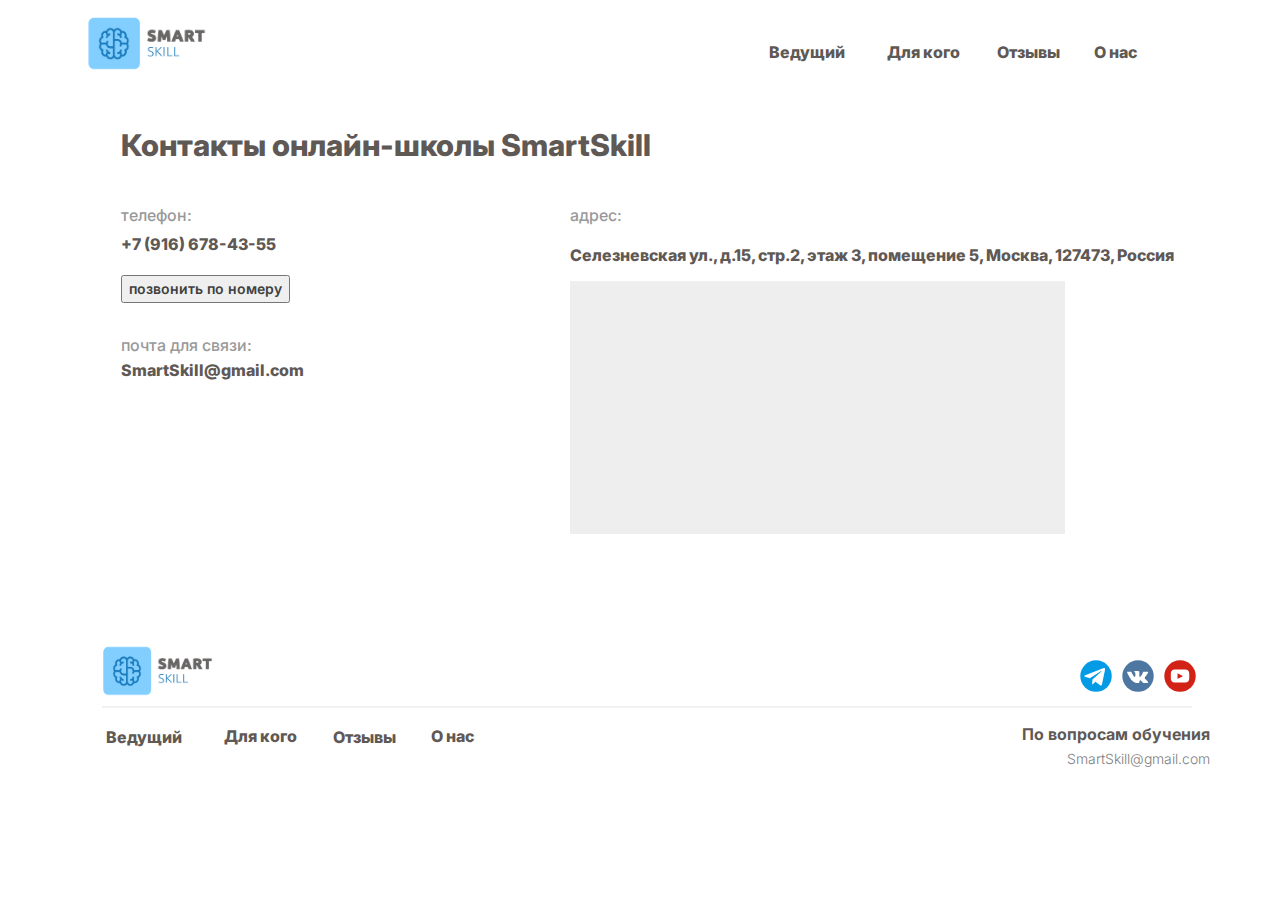
<file: О-нас.html>
<!DOCTYPE html>
<html style="font-size: 16px;" lang="ru"><head>
    <meta name="viewport" content="width=device-width, initial-scale=1.0">
    <meta charset="utf-8">
    <meta name="keywords" content="">
    <meta name="description" content="">
    <title>О нас</title>
    <link rel="stylesheet" href="nicepage.css" media="screen">
<link rel="stylesheet" href="О-нас.css" media="screen">
    <script class="u-script" type="text/javascript" src="jquery.js" defer=""></script>
    <script class="u-script" type="text/javascript" src="nicepage.js" defer=""></script>
    <meta name="generator" content="Nicepage 6.2.1, nicepage.com">
    <link rel="icon" href="images/favicon1.png">
    <link id="u-theme-google-font" rel="stylesheet" href="https://fonts.googleapis.com/css?family=Montserrat:100,100i,200,200i,300,300i,400,400i,500,500i,600,600i,700,700i,800,800i,900,900i|Open+Sans:300,300i,400,400i,500,500i,600,600i,700,700i,800,800i">
    <link id="u-page-google-font" rel="stylesheet" href="https://fonts.googleapis.com/css?family=Inter:100,200,300,400,500,600,700,800,900">
    
    
    
    <script type="application/ld+json">{
		"@context": "http://schema.org",
		"@type": "Organization",
		"name": "SmartSkill",
		"logo": "images/2.png",
		"sameAs": [
				"https://t.me/umschool_official",
				"https://vk.com/umsch",
				"https://www.youtube.com/channel/UCggA5GaSPVyjsqomtwR5ufw"
		]
}</script>
    <meta name="theme-color" content="#e13690">
    <meta property="og:title" content="О нас">
    <meta property="og:description" content="">
    <meta property="og:type" content="website">
  <meta data-intl-tel-input-cdn-path="intlTelInput/"></head>
  <body data-path-to-root="./" data-include-products="false" class="u-body u-xl-mode" data-lang="ru"><header class="u-clearfix u-header u-sticky u-sticky-007f u-white u-header" id="sec-9b54" data-animation-name="" data-animation-duration="0" data-animation-delay="0" data-animation-direction=""><div class="u-clearfix u-sheet u-sheet-1">
        <a href="" class="u-image u-logo u-image-1" data-image-width="753" data-image-height="347">
          <img src="images/2.png" class="u-logo-image u-logo-image-1">
        </a>
        <div class="u-clearfix u-group-elements u-group-elements-1">
          <div class="u-clearfix u-group-elements u-group-elements-2">
            <p class="u-custom-font u-text u-text-custom-color-2 u-text-default u-text-1">
              <a class="u-border-none u-btn u-button-link u-button-style u-none u-text-custom-color-2 u-text-hover-custom-color-7 u-btn-1" href="Главная.html#sec-c81a">Ведущий<span style="font-weight: 700;">
                  <span style="font-weight: 400;">
                    <span style="font-weight: 700;"></span>
                  </span>
                </span>
              </a>
            </p>
            <p class="u-custom-font u-text u-text-custom-color-2 u-text-default u-text-2">
              <a class="u-active-none u-border-none u-btn u-button-link u-button-style u-hover-none u-none u-text-custom-color-2 u-text-hover-custom-color-7 u-btn-2" href="Главная.html#carousel_f1e0">Для кого</a>
            </p>
          </div>
          <a href="Отзывы.html" class="u-border-none u-btn u-button-style u-custom-font u-none u-text-custom-color-2 u-text-hover-custom-color-7 u-btn-3">Отзывы</a>
          <a href="О-нас.html" class="u-border-none u-btn u-button-style u-custom-font u-none u-text-custom-color-2 u-text-hover-custom-color-7 u-btn-4">О нас<br>
          </a>
        </div>
      </div></header>
    <section class="u-clearfix u-section-1" id="sec-7905">
      <div class="u-clearfix u-sheet u-sheet-1">
        <p class="u-custom-font u-text u-text-custom-color-2 u-text-default u-text-1">Контакты онлайн-школы SmartSkill</p>
        <p class="u-custom-font u-text u-text-grey-40 u-text-2">телефон:</p>
        <p class="u-custom-font u-text u-text-default u-text-grey-40 u-text-3">адр​ес:</p>
        <p class="u-custom-font u-text u-text-custom-color-2 u-text-4">+7 (916) 678-43-55</p>
        <p class="u-custom-font u-text u-text-custom-color-2 u-text-5"> Селезневская ул., д.15, стр.2, этаж 3, помещение 5, Москва, 127473, Россия</p>
        
          <a src="/JVA SCRIPT.js" class="u-border-none u-btn u-btn-round u-button-style u-custom-font u-none u-radius u-text-grey-75 u-btn-1">
          
          
            <button onclick="makeCall()">позвонить по номеру</button>
          
          </a>
  
          
        <div class="u-expanded-width-xs u-grey-light-2 u-map u-map-1">
          <div class="embed-responsive">
            <script type="text/javascript" charset="utf-8" 
            async src="https://api-maps.yandex.ru/services/constructor/1.0/js/?um=constructor%3Aa3b22e13ad7df03d2f93b9634112c6078c1672cad6bddf04ff5d27bfff1de5e6&amp;width=495&amp;height=253&amp;lang=ru_RU&amp;scroll=true"></script>
          </div>
        </div>
        <p class="u-custom-font u-text u-text-grey-40 u-text-6">почта для связи:</p>
        <p class="u-custom-font u-text u-text-custom-color-2 u-text-default u-text-7">SmartSkill@gmail.сom</p>
      </div>
    </section>
    
    
    
    <footer class="u-clearfix u-footer u-white" id="sec-f416"><div class="u-clearfix u-sheet u-sheet-1">
        <a href="" class="u-image u-logo u-image-1" data-image-width="753" data-image-height="347">
          <img src="images/2.png" class="u-logo-image u-logo-image-1">
        </a>
        <div class="u-social-icons u-spacing-10 u-social-icons-1">
          <a class="u-social-url" target="_blank" data-type="Telegram" title="Telegram" href="https://t.me/umschool_official"><span class="u-icon u-social-icon u-social-telegram u-icon-1"><svg class="u-svg-link" preserveAspectRatio="xMidYMin slice" viewBox="0 0 112 112" style=""><use xmlns:xlink="http://www.w3.org/1999/xlink" xlink:href="#svg-8627"></use></svg><svg class="u-svg-content" viewBox="0 0 112 112" x="0" y="0" id="svg-8627"><circle fill="currentColor" cx="56.1" cy="56.1" r="55"></circle><path fill="#FFFFFF" d="M18.4,53.2l64.7-24.9c3-1.1,5.6,0.7,4.7,5.3l0,0l-11,51.8c-0.8,3.7-3,4.6-6.1,2.8L53.9,75.8l-8.1,7.8
	c-0.9,0.9-1.7,1.6-3.4,1.6l1.2-17l31.1-28c1.4-1.2-0.3-1.9-2.1-0.7L34.2,63.7l-16.6-5.2C14,57.4,14,54.9,18.4,53.2L18.4,53.2z"></path></svg></span>
          </a>
          <a class="u-social-url" target="_blank" data-type="VK" title="VK" href="https://vk.com/umsch"><span class="u-icon u-social-icon u-social-vk u-icon-2"><svg class="u-svg-link" preserveAspectRatio="xMidYMin slice" viewBox="0 0 112 112" style=""><use xmlns:xlink="http://www.w3.org/1999/xlink" xlink:href="#svg-7c29"></use></svg><svg class="u-svg-content" viewBox="0 0 112 112" x="0" y="0" id="svg-7c29"><circle fill="currentColor" class="st0" cx="56.1" cy="56.1" r="55"></circle><path fill="#FFFFFF" d="M88.2,80.7l-9.8,0.1c0,0-2.1,0.4-4.9-1.5c-3.7-2.5-7.2-9.1-9.9-8.2C60.9,72,61,77.9,61,77.9s0,1.3-0.6,1.9
      c-0.7,0.7-2,0.9-2,0.9H54c0,0-9.7,0.6-18.3-8.3c-9.3-9.7-17.6-29-17.6-29s-0.5-1.3,0-1.9c0.6-0.7,2.2-0.7,2.2-0.7l10.5-0.1
      c0,0,1,0.2,1.7,0.7c0.6,0.4,0.9,1.2,0.9,1.2s1.7,4.3,4,8.2c4.4,7.6,6.4,9.3,7.9,8.4c2.2-1.2,1.5-10.7,1.5-10.7s0-3.5-1.1-5
      c-0.9-1.2-2.5-1.5-3.3-1.6c-0.6-0.1,0.4-1.5,1.6-2.1c1.9-0.9,5.2-1,9.2-0.9c3.1,0,4,0.2,5.2,0.5c3.6,0.9,2.4,4.3,2.4,12.4
      c0,2.6-0.5,6.3,1.4,7.5c0.8,0.5,2.8,0.1,7.7-8.3c2.3-4,4.1-8.6,4.1-8.6s0.4-0.8,1-1.2s1.4-0.3,1.4-0.3l11.1-0.1c0,0,3.3-0.4,3.9,1.1
      c0.6,1.6-1.2,5.3-5.8,11.3c-7.4,9.9-8.3,9-2.1,14.7c5.9,5.5,7.1,8.1,7.3,8.5C93.4,80.4,88.2,80.7,88.2,80.7z"></path></svg></span>
          </a>
          <a class="u-social-url" target="_blank" data-type="YouTube" title="YouTube" href="https://www.youtube.com/channel/UCggA5GaSPVyjsqomtwR5ufw"><span class="u-icon u-social-icon u-social-youtube u-icon-3"><svg class="u-svg-link" preserveAspectRatio="xMidYMin slice" viewBox="0 0 112 112" style=""><use xmlns:xlink="http://www.w3.org/1999/xlink" xlink:href="#svg-97e9"></use></svg><svg class="u-svg-content" viewBox="0 0 112 112" x="0" y="0" id="svg-97e9"><circle fill="currentColor" cx="56.1" cy="56.1" r="55"></circle><path fill="#FFFFFF" d="M74.9,33.3H37.3c-7.4,0-13.4,6-13.4,13.4v18.8c0,7.4,6,13.4,13.4,13.4h37.6c7.4,0,13.4-6,13.4-13.4V46.7 C88.3,39.3,82.3,33.3,74.9,33.3L74.9,33.3z M65.9,57l-17.6,8.4c-0.5,0.2-1-0.1-1-0.6V47.5c0-0.5,0.6-0.9,1-0.6l17.6,8.9 C66.4,56,66.4,56.8,65.9,57L65.9,57z"></path></svg></span>
          </a>
        </div>
        <div class="u-border-2 u-border-grey-5 u-line u-line-horizontal u-line-1"></div>
        <p class="u-custom-font u-text u-text-custom-color-2 u-text-default u-text-1">По вопросам​ обучения</p>
        <div class="u-clearfix u-group-elements u-group-elements-1">
          <div class="u-clearfix u-expanded-width-xs u-group-elements u-group-elements-2">
            <p class="u-custom-font u-text u-text-custom-color-2 u-text-default u-text-2">
              <a class="u-border-none u-btn u-button-link u-button-style u-none u-text-custom-color-2 u-text-hover-custom-color-7 u-btn-1" href="Главная.html#sec-c81a">Ведущий<span style="font-weight: 700;">
                  <span style="font-weight: 400;">
                    <span style="font-weight: 700;"></span>
                  </span>
                </span>
              </a>
            </p>
            <p class="u-custom-font u-text u-text-custom-color-2 u-text-default u-text-3">
              <a class="u-active-none u-border-none u-btn u-button-link u-button-style u-hover-none u-none u-text-custom-color-2 u-text-hover-custom-color-7 u-btn-2" href="Главная.html#carousel_f1e0">Для кого</a>
            </p>
          </div>
          <a href="Отзывы.html" class="u-border-none u-btn u-button-style u-custom-font u-none u-text-custom-color-2 u-text-hover-custom-color-7 u-btn-3">Отзывы</a>
          <a href="О-нас.html" class="u-border-none u-btn u-button-style u-custom-font u-none u-text-custom-color-2 u-text-hover-custom-color-7 u-btn-4">О нас<br>
          </a>
        </div>
        <p class="u-custom-font u-text u-text-default u-text-grey-50 u-text-4">SmartSkill@gmail.com</p>
      </div></footer>
  
</body></html>
</file>
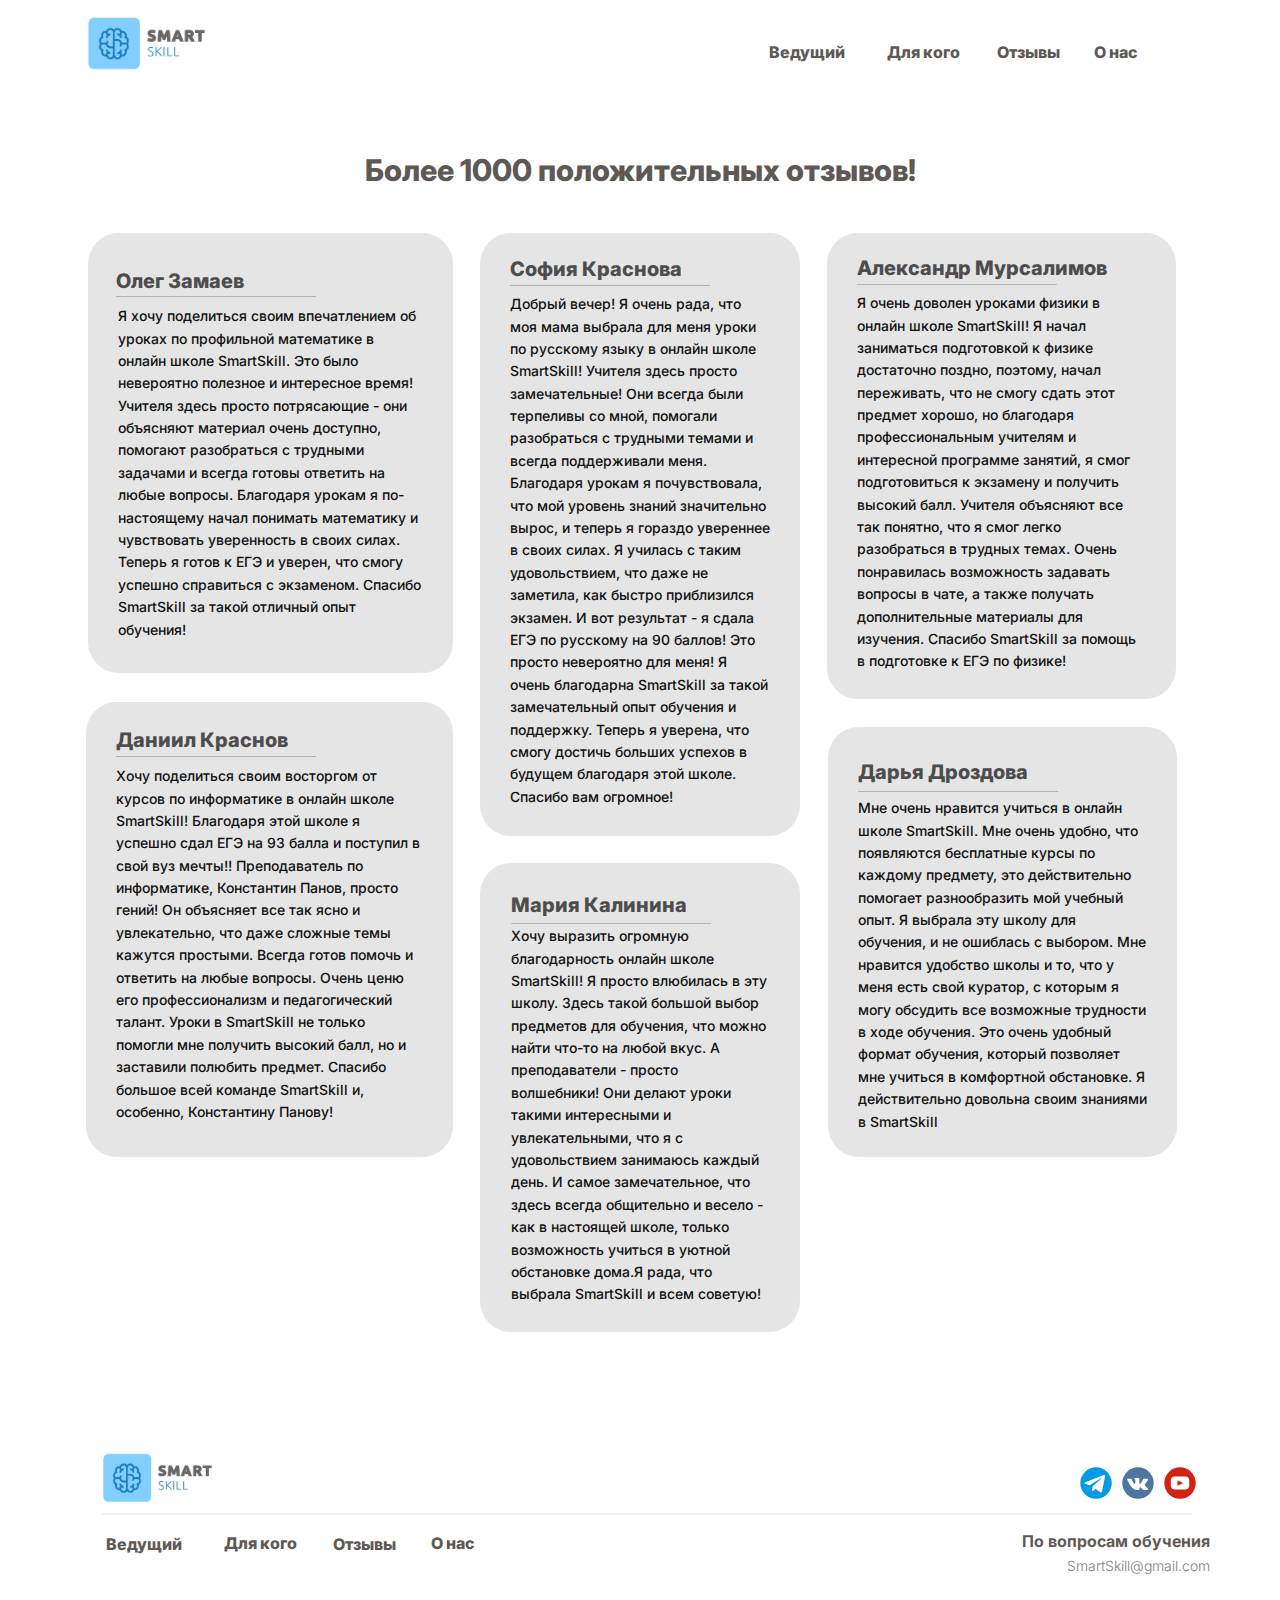
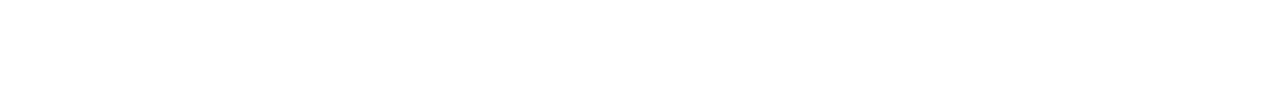
<file: Отзывы.html>
<!DOCTYPE html>
<html style="font-size: 16px;" lang="ru"><head>
    <meta name="viewport" content="width=device-width, initial-scale=1.0">
    <meta charset="utf-8">
    <meta name="keywords" content="">
    <meta name="description" content="">
    <title>Отзывы</title>
    <link rel="stylesheet" href="nicepage.css" media="screen">
<link rel="stylesheet" href="Отзывы.css" media="screen">
    <script class="u-script" type="text/javascript" src="jquery.js" defer=""></script>
    <script class="u-script" type="text/javascript" src="nicepage.js" defer=""></script>
    <meta name="generator" content="Nicepage 6.2.1, nicepage.com">
    <link rel="icon" href="images/favicon1.png">
    <link id="u-theme-google-font" rel="stylesheet" href="https://fonts.googleapis.com/css?family=Montserrat:100,100i,200,200i,300,300i,400,400i,500,500i,600,600i,700,700i,800,800i,900,900i|Open+Sans:300,300i,400,400i,500,500i,600,600i,700,700i,800,800i">
    <link id="u-page-google-font" rel="stylesheet" href="https://fonts.googleapis.com/css?family=Inter:100,200,300,400,500,600,700,800,900">
    
    
    
    <script type="application/ld+json">{
		"@context": "http://schema.org",
		"@type": "Organization",
		"name": "SmartSkill",
		"logo": "images/2.png",
		"sameAs": [
				"https://t.me/umschool_official",
				"https://vk.com/umsch",
				"https://www.youtube.com/channel/UCggA5GaSPVyjsqomtwR5ufw"
		]
}</script>
    <meta name="theme-color" content="#e13690">
    <meta property="og:title" content="Отзывы">
    <meta property="og:description" content="">
    <meta property="og:type" content="website">
  <meta data-intl-tel-input-cdn-path="intlTelInput/"></head>
  <body data-path-to-root="./" data-include-products="false" class="u-body u-xl-mode" data-lang="ru"><header class="u-clearfix u-header u-sticky u-sticky-007f u-white u-header" id="sec-9b54" data-animation-name="" data-animation-duration="0" data-animation-delay="0" data-animation-direction=""><div class="u-clearfix u-sheet u-sheet-1">
        <a href="" class="u-image u-logo u-image-1" data-image-width="753" data-image-height="347">
          <img src="images/2.png" class="u-logo-image u-logo-image-1">
        </a>
        <div class="u-clearfix u-group-elements u-group-elements-1">
          <div class="u-clearfix u-group-elements u-group-elements-2">
            <p class="u-custom-font u-text u-text-custom-color-2 u-text-default u-text-1">
              <a class="u-border-none u-btn u-button-link u-button-style u-none u-text-custom-color-2 u-text-hover-custom-color-7 u-btn-1" href="Главная.html#sec-c81a">Ведущий<span style="font-weight: 700;">
                  <span style="font-weight: 400;">
                    <span style="font-weight: 700;"></span>
                  </span>
                </span>
              </a>
            </p>
            <p class="u-custom-font u-text u-text-custom-color-2 u-text-default u-text-2">
              <a class="u-active-none u-border-none u-btn u-button-link u-button-style u-hover-none u-none u-text-custom-color-2 u-text-hover-custom-color-7 u-btn-2" href="Главная.html#carousel_f1e0">Для кого</a>
            </p>
          </div>
          <a href="Отзывы.html" class="u-border-none u-btn u-button-style u-custom-font u-none u-text-custom-color-2 u-text-hover-custom-color-7 u-btn-3">Отзывы</a>
          <a href="О-нас.html" class="u-border-none u-btn u-button-style u-custom-font u-none u-text-custom-color-2 u-text-hover-custom-color-7 u-btn-4">О нас<br>
          </a>
        </div>
      </div></header>
    <section class="u-clearfix u-section-1" id="sec-9570">
      <div class="u-clearfix u-sheet u-sheet-1">
        <p class="u-custom-font u-text u-text-custom-color-2 u-text-default u-text-1">Более 1000 положительных отзывов!<span style="font-weight: 800;">
            <span style="font-weight: 800;"></span>
          </span>
        </p>
        <div class="u-container-style u-expanded-width-xs u-grey-10 u-group u-radius u-shape-round u-group-1">
          <div class="u-container-layout u-container-layout-1">
            <p class="u-custom-font u-text u-text-grey-70 u-text-2">Олег Замаев</p>
            <div class="u-border-1 u-border-grey-30 u-line u-line-horizontal u-line-1"></div>
            <p class="u-custom-font u-text u-text-default u-text-3"> Я хочу поделиться своим впечатлением об уроках по профильной математике в онлайн школе SmartSkill. Это было невероятно полезное и интересное время! Учителя здесь просто потрясающие - они объясняют материал очень доступно, помогают разобраться с трудными задачами и всегда готовы ответить на любы<span style="font-weight: 300;"></span>е вопросы. Благодаря урокам я по-настоящему начал понимать математику и чувствовать уверенность в своих силах. Теперь я готов к ЕГЭ и уверен, что смогу успешно справиться с экзаменом. Спасибо SmartSkill за такой отличный опыт обучения!
            </p>
          </div>
        </div>
        <div class="u-container-style u-expanded-width-xs u-grey-10 u-group u-radius u-shape-round u-group-2">
          <div class="u-container-layout u-container-layout-2">
            <div class="u-border-1 u-border-grey-30 u-line u-line-horizontal u-line-2"></div>
            <p class="u-custom-font u-text u-text-grey-70 u-text-4">София Краснова</p>
            <p class="u-custom-font u-text u-text-default u-text-5"> Добрый вечер! Я очень рада, что моя мама выбрала для меня уроки по русскому языку в онлайн школе SmartSkill! Учителя здесь просто замечательные! Они всегда были терпеливы со мной, помогали разобраться с трудными темами и всегда поддерживали меня. Благодаря урокам я почувствовала, что мой уровень знаний значительно вырос, и теперь я гораздо увереннее в своих силах. Я училась с таким удовольствием, что даже не заметила, как быстро приблизился экзамен. И вот результат - я сдала ЕГЭ по русскому на 90 баллов! Это просто невероятно для меня! Я очень благодарна SmartSkill за такой замечательный опыт обучения и поддержку. Теперь я уверена, что смогу достичь больших успехов в будущем благодаря этой школе. Спасибо вам огромное!</p>
          </div>
        </div>
        <div class="u-container-style u-expanded-width-xs u-grey-10 u-group u-radius u-shape-round u-group-3">
          <div class="u-container-layout u-container-layout-3">
            <p class="u-custom-font u-text u-text-default u-text-grey-70 u-text-6">Александр Мурсалимов</p>
            <p class="u-custom-font u-text u-text-default u-text-7"> Я очень доволен уроками физики в онлайн школе SmartSkill! Я начал заниматься подготовкой к физике достаточно поздно, поэтому, начал переживать, что не смогу сдать этот предмет хорошо, но благодаря профессиональным учителям и интересной программе занятий, я смог подготовиться к экзамену и получить высокий балл. Учителя объясняют все так понятно, что я смог легко разобраться в трудных темах. Очень понравилась возможность задавать вопросы в чате, а также получать дополнительные материалы для изучения. Спасибо SmartSkill за помощь в подготовке к ЕГЭ по физике!</p>
            <div class="u-border-1 u-border-grey-30 u-line u-line-horizontal u-line-3"></div>
          </div>
        </div>
        <div class="u-container-style u-grey-10 u-group u-radius u-shape-round u-group-4">
          <div class="u-container-layout u-container-layout-4">
            <p class="u-custom-font u-text u-text-default u-text-grey-70 u-text-8">Даниил Краснов&nbsp;</p>
            <p class="u-custom-font u-text u-text-default u-text-9"> Хочу поделиться своим восторгом от курсов по информатике в онлайн школе SmartSkill! Благодаря этой школе я успешно сдал ЕГЭ на 93 балла и поступил в свой вуз мечты!! Преподаватель по информатике, Константин Панов, просто гений! Он объясняет все так ясно и увлекательно, что даже сложные темы кажутся простыми. Всегда готов помочь и ответить на любые вопросы. Очень ценю его профессионализм и педагогический талант. Уроки в SmartSkill не только помогли мне получить высокий балл, но и заставили полюбить предмет. Спасибо большое всей команде SmartSkill и, особенно, Константину Панову!</p>
            <div class="u-border-1 u-border-grey-30 u-line u-line-horizontal u-line-4"></div>
          </div>
        </div>
        <div class="u-container-style u-grey-10 u-group u-radius u-shape-round u-group-5">
          <div class="u-container-layout u-container-layout-5">
            <p class="u-custom-font u-text u-text-grey-70 u-text-10">Дарья Дроздова</p>
            <p class="u-custom-font u-text u-text-default u-text-11"> Мне очень нравится учиться в онлайн школе SmartSkill. Мне очень удобно, что появляются бесплатные курсы по каждому предмету, это действительно помогает разнообразить мой учебный опыт. Я выбрала эту школу для обучения, и не ошиблась с выбором. Мне нравится удобство школы и то, что у меня есть свой куратор, с которым я могу обсудить все возможные трудности в ходе обучения. Это очень удобный формат обучения, который позволяет мне учиться в комфортной обстановке. Я действительно довольна своим знаниями в SmartSkill</p>
            <div class="u-border-1 u-border-grey-30 u-line u-line-horizontal u-line-5"></div>
          </div>
        </div>
        <div class="u-container-style u-grey-10 u-group u-radius u-shape-round u-group-6">
          <div class="u-container-layout u-container-layout-6">
            <p class="u-custom-font u-text u-text-grey-70 u-text-12">Мария Калинина&nbsp;</p>
            <p class="u-custom-font u-text u-text-default u-text-13"> Хочу выразить огромную благодарность онлайн школе SmartSkill! Я просто влюбилась в эту школу. Здесь такой большой выбор предметов для обучения, что можно найти что-то на любой вкус. А преподаватели - просто волшебники! Они делают уроки такими интересными и увлекательными, что я с удовольствием занимаюсь каждый день. И самое замечательное, что здесь всегда общительно и весело - как в настоящей школе, только возможность учиться в уютной обстановке дома.Я рада, что выбрала SmartSkill и всем советую! </p>
            <div class="u-border-1 u-border-grey-30 u-line u-line-horizontal u-line-6"></div>
          </div>
        </div>
      </div>
    </section>
    
    
    
    <footer class="u-clearfix u-footer u-white" id="sec-f416"><div class="u-clearfix u-sheet u-sheet-1">
        <a href="" class="u-image u-logo u-image-1" data-image-width="753" data-image-height="347">
          <img src="images/2.png" class="u-logo-image u-logo-image-1">
        </a>
        <div class="u-social-icons u-spacing-10 u-social-icons-1">
          <a class="u-social-url" target="_blank" data-type="Telegram" title="Telegram" href="https://t.me/umschool_official"><span class="u-icon u-social-icon u-social-telegram u-icon-1"><svg class="u-svg-link" preserveAspectRatio="xMidYMin slice" viewBox="0 0 112 112" style=""><use xmlns:xlink="http://www.w3.org/1999/xlink" xlink:href="#svg-8627"></use></svg><svg class="u-svg-content" viewBox="0 0 112 112" x="0" y="0" id="svg-8627"><circle fill="currentColor" cx="56.1" cy="56.1" r="55"></circle><path fill="#FFFFFF" d="M18.4,53.2l64.7-24.9c3-1.1,5.6,0.7,4.7,5.3l0,0l-11,51.8c-0.8,3.7-3,4.6-6.1,2.8L53.9,75.8l-8.1,7.8
	c-0.9,0.9-1.7,1.6-3.4,1.6l1.2-17l31.1-28c1.4-1.2-0.3-1.9-2.1-0.7L34.2,63.7l-16.6-5.2C14,57.4,14,54.9,18.4,53.2L18.4,53.2z"></path></svg></span>
          </a>
          <a class="u-social-url" target="_blank" data-type="VK" title="VK" href="https://vk.com/umsch"><span class="u-icon u-social-icon u-social-vk u-icon-2"><svg class="u-svg-link" preserveAspectRatio="xMidYMin slice" viewBox="0 0 112 112" style=""><use xmlns:xlink="http://www.w3.org/1999/xlink" xlink:href="#svg-7c29"></use></svg><svg class="u-svg-content" viewBox="0 0 112 112" x="0" y="0" id="svg-7c29"><circle fill="currentColor" class="st0" cx="56.1" cy="56.1" r="55"></circle><path fill="#FFFFFF" d="M88.2,80.7l-9.8,0.1c0,0-2.1,0.4-4.9-1.5c-3.7-2.5-7.2-9.1-9.9-8.2C60.9,72,61,77.9,61,77.9s0,1.3-0.6,1.9
      c-0.7,0.7-2,0.9-2,0.9H54c0,0-9.7,0.6-18.3-8.3c-9.3-9.7-17.6-29-17.6-29s-0.5-1.3,0-1.9c0.6-0.7,2.2-0.7,2.2-0.7l10.5-0.1
      c0,0,1,0.2,1.7,0.7c0.6,0.4,0.9,1.2,0.9,1.2s1.7,4.3,4,8.2c4.4,7.6,6.4,9.3,7.9,8.4c2.2-1.2,1.5-10.7,1.5-10.7s0-3.5-1.1-5
      c-0.9-1.2-2.5-1.5-3.3-1.6c-0.6-0.1,0.4-1.5,1.6-2.1c1.9-0.9,5.2-1,9.2-0.9c3.1,0,4,0.2,5.2,0.5c3.6,0.9,2.4,4.3,2.4,12.4
      c0,2.6-0.5,6.3,1.4,7.5c0.8,0.5,2.8,0.1,7.7-8.3c2.3-4,4.1-8.6,4.1-8.6s0.4-0.8,1-1.2s1.4-0.3,1.4-0.3l11.1-0.1c0,0,3.3-0.4,3.9,1.1
      c0.6,1.6-1.2,5.3-5.8,11.3c-7.4,9.9-8.3,9-2.1,14.7c5.9,5.5,7.1,8.1,7.3,8.5C93.4,80.4,88.2,80.7,88.2,80.7z"></path></svg></span>
          </a>
          <a class="u-social-url" target="_blank" data-type="YouTube" title="YouTube" href="https://www.youtube.com/channel/UCggA5GaSPVyjsqomtwR5ufw"><span class="u-icon u-social-icon u-social-youtube u-icon-3"><svg class="u-svg-link" preserveAspectRatio="xMidYMin slice" viewBox="0 0 112 112" style=""><use xmlns:xlink="http://www.w3.org/1999/xlink" xlink:href="#svg-97e9"></use></svg><svg class="u-svg-content" viewBox="0 0 112 112" x="0" y="0" id="svg-97e9"><circle fill="currentColor" cx="56.1" cy="56.1" r="55"></circle><path fill="#FFFFFF" d="M74.9,33.3H37.3c-7.4,0-13.4,6-13.4,13.4v18.8c0,7.4,6,13.4,13.4,13.4h37.6c7.4,0,13.4-6,13.4-13.4V46.7 C88.3,39.3,82.3,33.3,74.9,33.3L74.9,33.3z M65.9,57l-17.6,8.4c-0.5,0.2-1-0.1-1-0.6V47.5c0-0.5,0.6-0.9,1-0.6l17.6,8.9 C66.4,56,66.4,56.8,65.9,57L65.9,57z"></path></svg></span>
          </a>
        </div>
        <div class="u-border-2 u-border-grey-5 u-line u-line-horizontal u-line-1"></div>
        <p class="u-custom-font u-text u-text-custom-color-2 u-text-default u-text-1">По вопросам​ обучения</p>
        <div class="u-clearfix u-group-elements u-group-elements-1">
          <div class="u-clearfix u-expanded-width-xs u-group-elements u-group-elements-2">
            <p class="u-custom-font u-text u-text-custom-color-2 u-text-default u-text-2">
              <a class="u-border-none u-btn u-button-link u-button-style u-none u-text-custom-color-2 u-text-hover-custom-color-7 u-btn-1" href="Главная.html#sec-c81a">Ведущий<span style="font-weight: 700;">
                  <span style="font-weight: 400;">
                    <span style="font-weight: 700;"></span>
                  </span>
                </span>
              </a>
            </p>
            <p class="u-custom-font u-text u-text-custom-color-2 u-text-default u-text-3">
              <a class="u-active-none u-border-none u-btn u-button-link u-button-style u-hover-none u-none u-text-custom-color-2 u-text-hover-custom-color-7 u-btn-2" href="Главная.html#carousel_f1e0">Для кого</a>
            </p>
          </div>
          <a href="Отзывы.html" class="u-border-none u-btn u-button-style u-custom-font u-none u-text-custom-color-2 u-text-hover-custom-color-7 u-btn-3">Отзывы</a>
          <a href="О-нас.html" class="u-border-none u-btn u-button-style u-custom-font u-none u-text-custom-color-2 u-text-hover-custom-color-7 u-btn-4">О нас<br>
          </a>
        </div>
        <p class="u-custom-font u-text u-text-default u-text-grey-50 u-text-4">SmartSkill@gmail.com</p>
      </div></footer>
  
</body></html>
</file>
